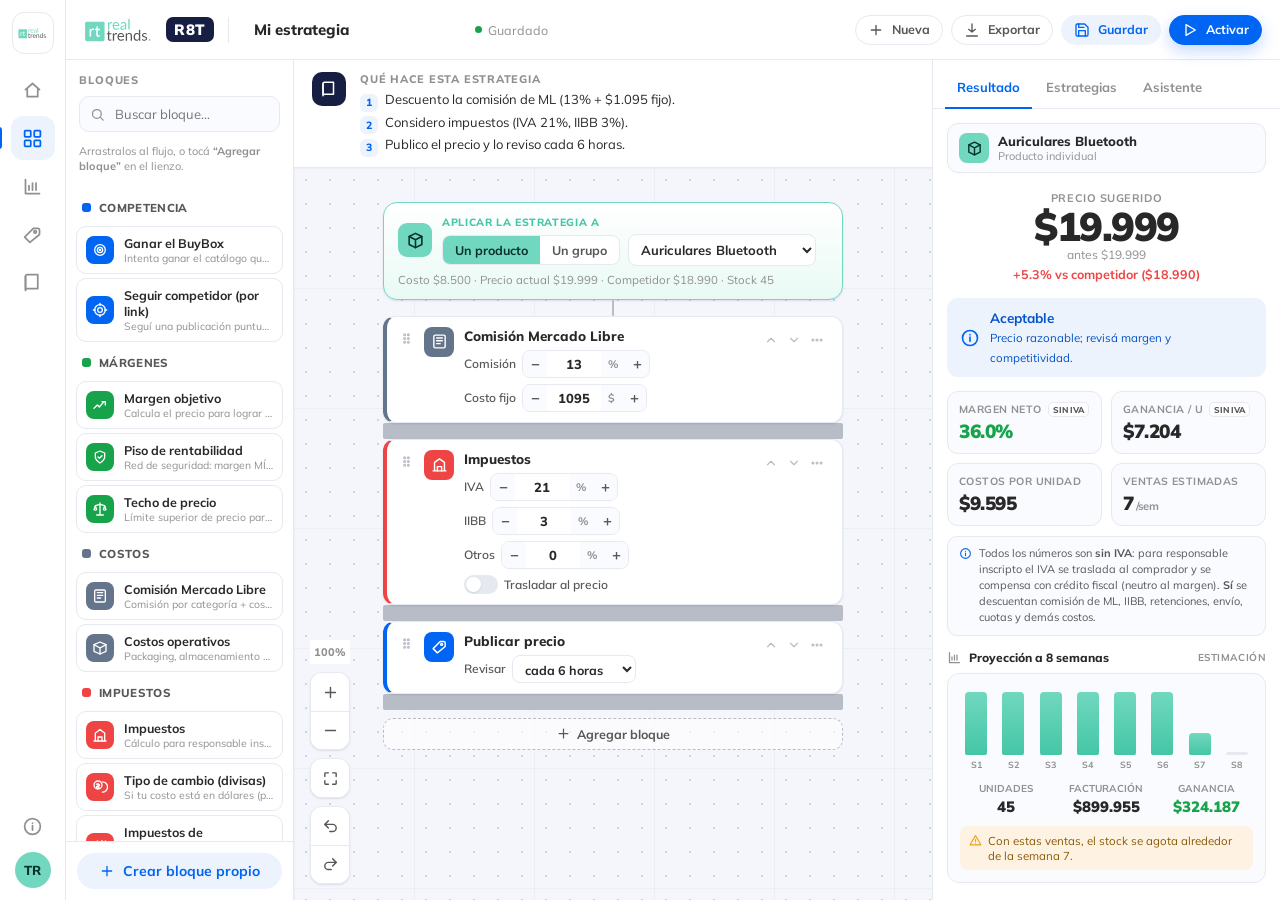
<file: index.html>
<!doctype html>
<html lang="es">
<head>
  <meta charset="utf-8">
  <meta name="viewport" content="width=device-width, initial-scale=1">
  <title>R8T · Repricer con IA — Real Trends</title>
  <link rel="icon" href="assets/favicon.svg" type="image/svg+xml">
  <meta name="description" content="R8T: armá tu estrategia de repricing para Mercado Libre con bloques, condiciones e IA, y simulá el resultado en vivo. Una función de Real Trends.">
  <meta name="theme-color" content="#0065F3">
  <!-- Tarjeta al compartir el link (Open Graph / Twitter) -->
  <meta property="og:type" content="website">
  <meta property="og:site_name" content="Real Trends">
  <meta property="og:title" content="R8T · Repricer con IA — Real Trends">
  <meta property="og:description" content="Armá tu estrategia de precios para Mercado Libre con bloques, condiciones e IA. Simulá el resultado en vivo. Como n8n, pero para tus precios.">
  <meta property="og:image" content="https://r8-t.vercel.app/assets/og.svg">
  <meta property="og:image:width" content="1200">
  <meta property="og:image:height" content="630">
  <meta property="og:url" content="https://r8-t.vercel.app/">
  <meta name="twitter:card" content="summary_large_image">
  <meta name="twitter:title" content="R8T · Repricer con IA — Real Trends">
  <meta name="twitter:description" content="Armá tu estrategia de precios para Mercado Libre con bloques, condiciones e IA. Simulá el resultado en vivo.">
  <meta name="twitter:image" content="https://r8-t.vercel.app/assets/og.svg">
  <link rel="preconnect" href="https://fonts.googleapis.com">
  <link rel="preconnect" href="https://fonts.gstatic.com" crossorigin>
  <link rel="stylesheet" href="https://fonts.googleapis.com/css2?family=Mulish:wght@400;600;700;800;900&display=swap">
  <link rel="stylesheet" href="styles/theme.css?v=14">
  <link rel="stylesheet" href="styles/app.css?v=14">
  <link rel="stylesheet" href="styles/editor.css?v=14">
</head>
<body>
<div class="app">

  <!-- Rail -->
  <nav class="rail">
    <div class="rail__logo" title="Real Trends"><img src="assets/logo-realtrends.svg" alt="Real Trends"></div>
    <button class="rail__item" title="Inicio" data-ic="home"></button>
    <button class="rail__item is-active" title="R8T · Estrategias" data-ic="grid"></button>
    <button class="rail__item" title="Análisis" data-ic="chart"></button>
    <button class="rail__item" title="Precios" data-ic="precio"></button>
    <button class="rail__item" title="Reglas guardadas" data-ic="book"></button>
    <div class="rail__spacer"></div>
    <button class="rail__item" title="Ayuda" data-ic="info"></button>
    <div class="rail__avatar" title="Mi cuenta">TR</div>
  </nav>

  <div class="main">
    <!-- Topbar -->
    <header class="topbar">
      <span class="topbar__logo"><img src="assets/logo-realtrends.svg" alt="Real Trends"></span>
      <span class="topbar__badge">R8T</span>
      <div class="topbar__sep"></div>
      <input class="strat-name" id="stratName" value="Mi estrategia" spellcheck="false">
      <div class="save-state" id="saveState"><span class="dot"></span><span id="saveText">Guardado</span></div>
      <div class="topbar__spacer"></div>
      <div class="topbar__actions">
        <button class="btn btn--ghost btn--sm" id="btnNew" data-ic="plus">Nueva</button>
        <button class="btn btn--ghost btn--sm" id="btnExport" data-ic="download">Exportar</button>
        <button class="btn btn--soft btn--sm" id="btnSave" data-ic="save">Guardar</button>
        <button class="btn btn--primary btn--sm" id="btnActivate" data-ic="play">Activar</button>
      </div>
    </header>

    <!-- Workspace -->
    <div class="workspace">

      <!-- Paleta -->
      <aside class="palette">
        <div class="palette__head">
          <div class="palette__title">Bloques</div>
          <div class="search" data-ic="search"><input id="paletteSearch" placeholder="Buscar bloque…" spellcheck="false"></div>
        </div>
        <div class="palette__hint">Arrastralos al flujo, o tocá <b>“Agregar bloque”</b> en el lienzo.</div>
        <div class="palette__list" id="paletteList"></div>
        <div class="palette__foot">
          <button class="btn btn--soft" id="btnCustom" style="width:100%;justify-content:center" data-ic="plus">Crear bloque propio</button>
        </div>
      </aside>

      <!-- Editor -->
      <section class="editor-col">
        <div class="explain">
          <div class="explain__icon" data-ic="book"></div>
          <div class="explain__body">
            <div class="explain__title">Qué hace esta estrategia</div>
            <div class="explain__steps" id="explainSteps"></div>
          </div>
        </div>
        <div class="canvas-wrap">
          <div class="canvas" id="canvas">
            <div class="world" id="world">
              <div class="flow" id="flow"></div>
            </div>
          </div>
          <div class="canvas-controls">
            <div class="zoom-label" id="zoomLabel">100%</div>
            <div class="grp">
              <button id="zoomIn" title="Acercar" data-ic="plus"></button>
              <button id="zoomOut" title="Alejar" data-ic="minus"></button>
            </div>
            <div class="grp"><button id="fitView" title="Centrar / encuadrar" data-ic="fit"></button></div>
            <div class="grp">
              <button id="undoBtn" title="Deshacer (Ctrl+Z)" data-ic="undo"></button>
              <button id="redoBtn" title="Rehacer (Ctrl+Y)" data-ic="redo"></button>
            </div>
          </div>
        </div>
      </section>

      <!-- Panel derecho -->
      <aside class="side">
        <div class="side__tabs">
          <button class="side__tab is-active" data-tab="result">Resultado</button>
          <button class="side__tab" data-tab="presets">Estrategias</button>
          <button class="side__tab" data-tab="chat">Asistente</button>
        </div>
        <div class="side__body">
          <div class="side__pane is-active" id="pane-result"></div>
          <div class="side__pane" id="pane-presets"></div>
          <div class="side__pane" id="pane-chat"></div>
        </div>
      </aside>

    </div>
  </div>
</div>

<div class="toasts" id="toasts"></div>

<script src="js/icons.js?v=16"></script>
<script src="js/blocks.js?v=16"></script>
<script src="js/strategies.js?v=16"></script>
<script src="js/editor.js?v=17"></script>
<script src="js/simulate.js?v=17"></script>
<script src="js/app.js?v=14"></script>
</body>
</html>
</file>
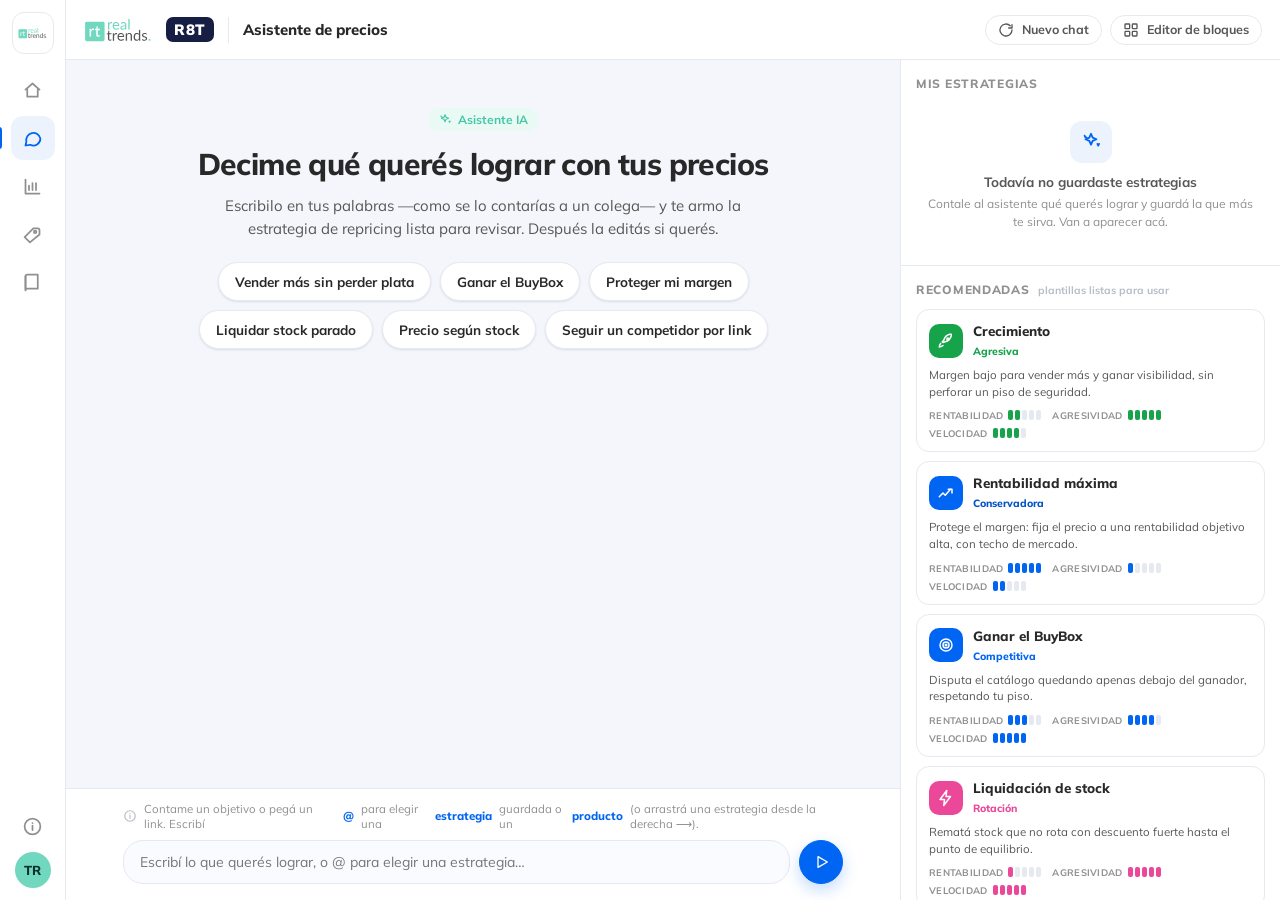
<file: v2.html>
<!doctype html>
<html lang="es">
<head>
  <meta charset="utf-8">
  <meta name="viewport" content="width=device-width, initial-scale=1">
  <title>R8T · Asistente de precios — Real Trends</title>
  <link rel="icon" href="assets/favicon.svg" type="image/svg+xml">
  <meta name="description" content="R8T v2: contale al asistente qué querés lograr con tus precios de Mercado Libre y armá la estrategia al instante. Una función de Real Trends.">
  <meta name="theme-color" content="#0065F3">
  <meta property="og:type" content="website">
  <meta property="og:site_name" content="Real Trends">
  <meta property="og:title" content="R8T · Asistente de precios — Real Trends">
  <meta property="og:description" content="Decile al asistente qué querés lograr y armá tu estrategia de repricing al instante. Editor de bloques para usuarios avanzados.">
  <meta property="og:image" content="https://r8-t.vercel.app/assets/og.svg">
  <meta property="og:url" content="https://r8-t.vercel.app/v2.html">
  <meta name="twitter:card" content="summary_large_image">
  <link rel="preconnect" href="https://fonts.googleapis.com">
  <link rel="preconnect" href="https://fonts.gstatic.com" crossorigin>
  <link rel="stylesheet" href="https://fonts.googleapis.com/css2?family=Mulish:wght@400;600;700;800;900&display=swap">
  <link rel="stylesheet" href="styles/theme.css?v=14">
  <link rel="stylesheet" href="styles/app.css?v=14">
  <link rel="stylesheet" href="styles/editor.css?v=14">
  <link rel="stylesheet" href="styles/v2.css?v=10">
</head>
<body>
<div class="app app--v2">

  <!-- Rail (idéntico al de Real Trends) -->
  <nav class="rail">
    <div class="rail__logo" title="Real Trends"><img src="assets/logo-realtrends.svg" alt="Real Trends"></div>
    <button class="rail__item" title="Inicio" data-ic="home"></button>
    <button class="rail__item is-active" title="R8T · Asistente" data-ic="chat"></button>
    <button class="rail__item" title="Análisis" data-ic="chart"></button>
    <button class="rail__item" title="Precios" data-ic="precio"></button>
    <button class="rail__item" title="Reglas guardadas" data-ic="book"></button>
    <div class="rail__spacer"></div>
    <button class="rail__item" title="Ayuda" data-ic="info"></button>
    <div class="rail__avatar" title="Mi cuenta">TR</div>
  </nav>

  <div class="main">
    <!-- Topbar -->
    <header class="topbar">
      <span class="topbar__logo"><img src="assets/logo-realtrends.svg" alt="Real Trends"></span>
      <span class="topbar__badge">R8T</span>
      <div class="topbar__sep"></div>
      <span class="topbar__title">Asistente de precios</span>
      <div class="topbar__spacer"></div>
      <div class="topbar__actions">
        <button class="btn btn--ghost btn--sm" id="btnResetChat" data-ic="refresh" title="Empezar un chat nuevo"><span>Nuevo chat</span></button>
        <button class="btn btn--ghost btn--sm" id="btnEditor" data-ic="grid" title="Editor de bloques (avanzado)"><span>Editor de bloques</span></button>
      </div>
    </header>

    <!-- Cuerpo: chat (centro) + panel de estrategias (derecha) -->
    <div class="v2">

      <!-- Chat -->
      <section class="v2chat">
        <div class="v2chat__scroll" id="chatScroll">

          <div class="hero" id="chatHero">
            <div class="hero__badge"><span class="chip chip--teal" data-ic="sparkles">Asistente IA</span></div>
            <h1 class="hero__title">Decime qué querés lograr con tus precios</h1>
            <p class="hero__sub">Escribilo en tus palabras —como se lo contarías a un colega— y te armo la estrategia de repricing lista para revisar. Después la editás si querés.</p>
            <div class="hero__chips">
              <button data-q="Quiero vender más sin perder plata">Vender más sin perder plata</button>
              <button data-q="Quiero ganar el BuyBox sin bajar del 12% de margen">Ganar el BuyBox</button>
              <button data-q="Quiero proteger mi margen aunque suban los impuestos">Proteger mi margen</button>
              <button data-q="Tengo mucho stock parado y lo quiero liquidar rápido">Liquidar stock parado</button>
              <button data-q="Que suba el precio si me queda poco stock y lo iguale al competidor si tengo mucho">Precio según stock</button>
              <button data-q="Seguí esta publicación y quedá $200 por debajo: https://articulo.mercadolibre.com.ar/MLA-1234567890-producto-ejemplo">Seguir un competidor por link</button>
            </div>
          </div>

          <div class="msgs" id="chatMsgs"></div>
        </div>

        <div class="composer">
          <div class="composer__hint" data-ic="info">Contame un objetivo o pegá un link. Escribí <b>@</b> para elegir una <b>estrategia</b> guardada o un <b>producto</b> (o arrastrá una estrategia desde la derecha ⟶).</div>
          <div class="composer__attach" id="chatAttach" hidden></div>
          <div class="composer__wrap">
            <div class="suggest" id="chatSuggest" hidden></div>
            <div class="composer__bar">
              <textarea id="chatInput" rows="1" placeholder="Escribí lo que querés lograr, o @ para elegir una estrategia…" spellcheck="false" autocomplete="off"></textarea>
              <button class="btn btn--primary btn--icon" id="chatSend" title="Enviar" data-ic="play"></button>
            </div>
          </div>
        </div>
      </section>

      <!-- Panel derecho -->
      <aside class="v2side">
        <div class="v2side__sec">
          <div class="v2side__h">Mis estrategias</div>
          <div class="v2side__body" id="myList"></div>
        </div>
        <div class="v2side__sec v2side__sec--reco">
          <div class="v2side__h">Recomendadas <span class="v2side__hint">plantillas listas para usar</span></div>
          <div class="v2side__body" id="recoList"></div>
        </div>
      </aside>

    </div>
  </div>
</div>

<!-- ============ Sheet: PASADA (correr la estrategia) ============ -->
<div class="sheet" id="pasadaSheet" hidden>
  <div class="sheet__card">
    <header class="sheet__bar">
      <span class="sheet__ic"><span data-ic="play"></span></span>
      <div style="flex:1;min-width:0">
        <div class="sheet__title" id="pasName">Estrategia</div>
        <div class="sheet__sub"><span class="chip chip--teal" id="pasTag">IA</span> Vista previa de la pasada</div>
      </div>
      <button class="sheet__x" id="pasClose" data-ic="close" title="Cerrar"></button>
    </header>
    <div class="sheet__scroll" id="pasadaBody"></div>
    <footer class="sheet__foot">
      <button class="btn btn--ghost" id="pasEdit" data-ic="edit">Editar en el editor de bloques</button>
      <div class="topbar__spacer"></div>
      <button class="btn btn--soft" id="pasSave" data-ic="save">Guardar en mis estrategias</button>
      <button class="btn btn--primary" id="pasActivate" data-ic="play">Activar pasada</button>
    </footer>
  </div>
</div>

<!-- ============ Sheet: EDITOR DE BLOQUES (avanzado) ============ -->
<div class="sheet sheet--full" id="editorSheet" hidden>
  <div class="sheet__card sheet__card--full">
    <header class="sheet__bar">
      <span class="sheet__ic"><span data-ic="grid"></span></span>
      <div class="sheet__title">Editor de bloques <span class="chip chip--gray">avanzado</span></div>
      <div class="topbar__sep"></div>
      <input class="strat-name" id="edName" value="Mi estrategia" spellcheck="false">
      <div class="topbar__spacer"></div>
      <button class="btn btn--ghost btn--sm" id="edNew" data-ic="plus">Nueva</button>
      <button class="btn btn--ghost btn--sm" id="edCancel" data-ic="close">Cancelar</button>
      <button class="btn btn--primary btn--sm" id="edSave" data-ic="save">Guardar</button>
    </header>
    <div class="edwrap">
      <!-- Paleta -->
      <aside class="palette">
        <div class="palette__head">
          <div class="palette__title">Bloques</div>
          <div class="search" data-ic="search"><input id="edPaletteSearch" placeholder="Buscar bloque…" spellcheck="false"></div>
        </div>
        <div class="palette__hint">Arrastralos al flujo, o tocá <b>“Agregar bloque”</b> en el lienzo.</div>
        <div class="palette__list" id="edPaletteList"></div>
        <div class="palette__foot">
          <button class="btn btn--soft" id="edCustom" style="width:100%;justify-content:center" data-ic="plus">Crear bloque propio</button>
        </div>
      </aside>
      <!-- Editor -->
      <section class="editor-col">
        <div class="explain">
          <div class="explain__icon" data-ic="book"></div>
          <div class="explain__body">
            <div class="explain__title">Qué hace esta estrategia</div>
            <div class="explain__steps" id="edExplainSteps"></div>
          </div>
        </div>
        <div class="canvas-wrap">
          <div class="canvas" id="edCanvas">
            <div class="world" id="edWorld"><div class="flow" id="edFlow"></div></div>
          </div>
          <div class="canvas-controls">
            <div class="zoom-label" id="zoomLabel">100%</div>
            <div class="grp">
              <button id="edZoomIn" title="Acercar" data-ic="plus"></button>
              <button id="edZoomOut" title="Alejar" data-ic="minus"></button>
            </div>
            <div class="grp"><button id="edFit" title="Centrar / encuadrar" data-ic="fit"></button></div>
            <div class="grp">
              <button id="edUndo" title="Deshacer (Ctrl+Z)" data-ic="undo"></button>
              <button id="edRedo" title="Rehacer (Ctrl+Y)" data-ic="redo"></button>
            </div>
          </div>
        </div>
      </section>
    </div>
  </div>
</div>

<div class="toasts" id="toasts"></div>

<script src="js/icons.js?v=16"></script>
<script src="js/blocks.js?v=16"></script>
<script src="js/strategies.js?v=16"></script>
<script src="js/editor.js?v=17"></script>
<script src="js/simulate.js?v=17"></script>
<script src="js/v2.js?v=15"></script>
</body>
</html>
</file>
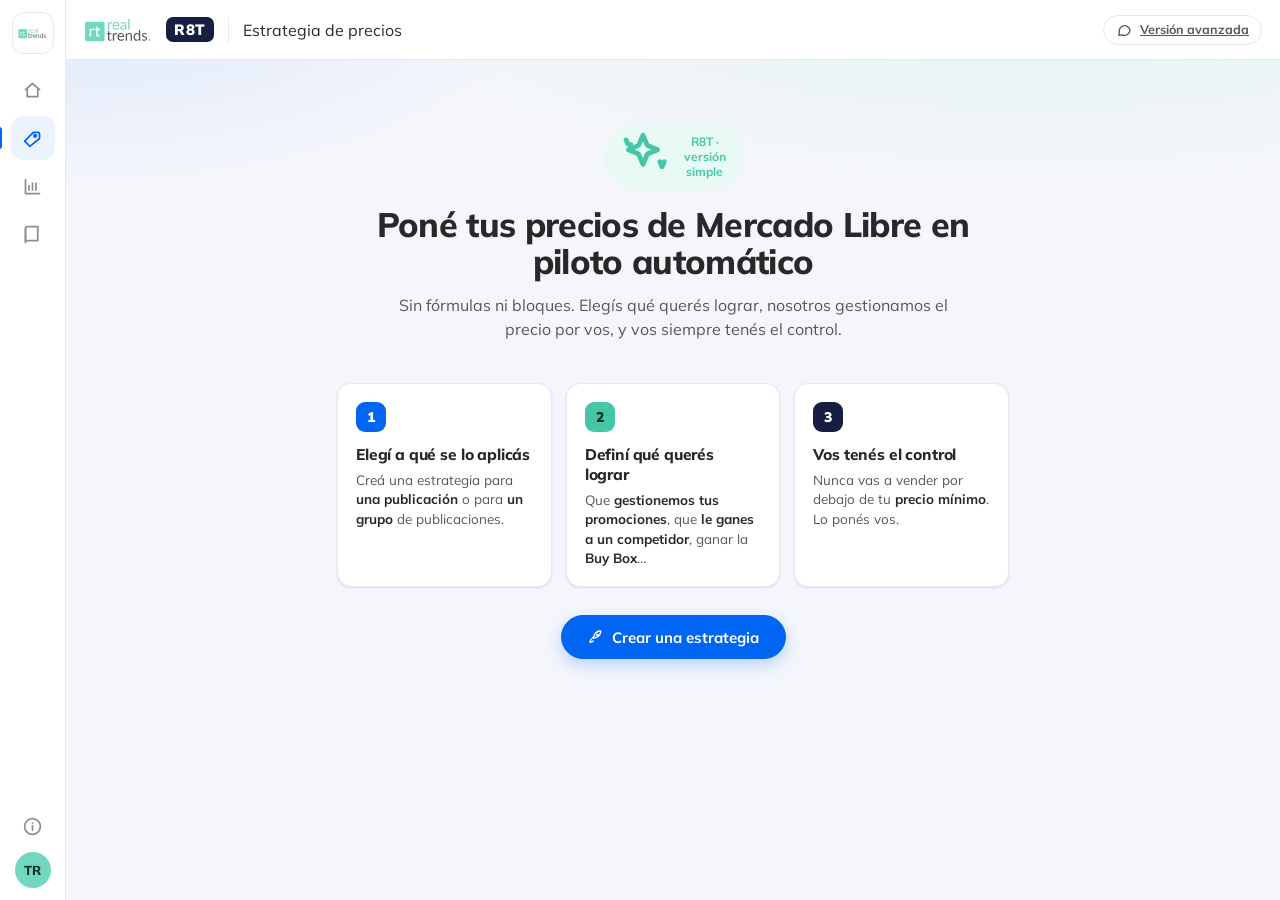
<file: v3.html>
<!doctype html>
<html lang="es">
<head>
  <meta charset="utf-8">
  <meta name="viewport" content="width=device-width, initial-scale=1">
  <title>R8T · Estrategia de precios en 3 pasos — Real Trends</title>
  <link rel="icon" href="assets/favicon.svg" type="image/svg+xml">
  <meta name="description" content="R8T Lite: armá tu estrategia de repricing de Mercado Libre en 3 pasos simples. Elegí qué querés lograr, y vos ponés el precio mínimo. Una función de Real Trends.">
  <meta name="theme-color" content="#0065F3">
  <meta property="og:type" content="website">
  <meta property="og:site_name" content="Real Trends">
  <meta property="og:title" content="R8T · Estrategia de precios en 3 pasos — Real Trends">
  <meta property="og:description" content="Armá tu estrategia de precios de Mercado Libre en 3 pasos, sin complicarte. Vos tenés el control del precio mínimo.">
  <meta property="og:image" content="https://r8-t.vercel.app/assets/og.svg">
  <meta property="og:url" content="https://r8-t.vercel.app/v3.html">
  <meta name="twitter:card" content="summary_large_image">
  <link rel="preconnect" href="https://fonts.googleapis.com">
  <link rel="preconnect" href="https://fonts.gstatic.com" crossorigin>
  <link rel="stylesheet" href="https://fonts.googleapis.com/css2?family=Mulish:wght@400;600;700;800;900&display=swap">
  <link rel="stylesheet" href="styles/theme.css?v=14">
  <link rel="stylesheet" href="styles/app.css?v=14">
  <link rel="stylesheet" href="styles/v3.css?v=3">
</head>
<body>
<div class="app app--v3">

  <!-- Rail (idéntico al de Real Trends) -->
  <nav class="rail">
    <div class="rail__logo" title="Real Trends"><img src="assets/logo-realtrends.svg" alt="Real Trends"></div>
    <button class="rail__item" title="Inicio" data-ic="home"></button>
    <button class="rail__item is-active" title="R8T · Precios" data-ic="precio"></button>
    <button class="rail__item" title="Análisis" data-ic="chart"></button>
    <button class="rail__item" title="Reglas guardadas" data-ic="book"></button>
    <div class="rail__spacer"></div>
    <button class="rail__item" title="Ayuda" data-ic="info"></button>
    <div class="rail__avatar" title="Mi cuenta">TR</div>
  </nav>

  <div class="main">
    <!-- Topbar -->
    <header class="topbar">
      <span class="topbar__logo"><img src="assets/logo-realtrends.svg" alt="Real Trends"></span>
      <span class="topbar__badge">R8T</span>
      <div class="topbar__sep"></div>
      <span class="topbar__title">Estrategia de precios</span>
      <div class="topbar__spacer"></div>
      <div class="topbar__actions">
        <a class="btn btn--ghost btn--sm" href="v2.html" data-ic="chat" title="Versión con asistente (avanzada)"><span>Versión avanzada</span></a>
      </div>
    </header>

    <!-- Cuerpo -->
    <div class="v3" id="v3scroll">
      <div class="v3__inner">

        <!-- ============ EMPTY STATE / PARAGUAS ============ -->
        <section id="emptyState">
          <div class="empty">
            <div class="empty__badge"><span class="chip chip--teal" data-ic="sparkles">R8T · versión simple</span></div>
            <h1>Poné tus precios de Mercado Libre en piloto automático</h1>
            <p class="empty__sub">Sin fórmulas ni bloques. Elegís qué querés lograr, nosotros gestionamos el precio por vos, y vos siempre tenés el control.</p>
          </div>

          <div class="promise">
            <div class="pcard">
              <div class="pcard__n">1</div>
              <h3>Elegí a qué se lo aplicás</h3>
              <p>Creá una estrategia para <b>una publicación</b> o para <b>un grupo</b> de publicaciones.</p>
            </div>
            <div class="pcard">
              <div class="pcard__n">2</div>
              <h3>Definí qué querés lograr</h3>
              <p>Que <b>gestionemos tus promociones</b>, que <b>le ganes a un competidor</b>, ganar la <b>Buy Box</b>…</p>
            </div>
            <div class="pcard">
              <div class="pcard__n">3</div>
              <h3>Vos tenés el control</h3>
              <p>Nunca vas a vender por debajo de tu <b>precio mínimo</b>. Lo ponés vos.</p>
            </div>
          </div>

          <div style="text-align:center">
            <button class="btn btn--primary" id="btnStart" data-ic="rocket" style="padding:13px 26px;font-size:15px">Crear una estrategia</button>
          </div>

          <!-- Mis estrategias guardadas -->
          <div class="saved hidden" id="savedWrap">
            <div class="saved__h">
              <h3>Mis estrategias</h3>
              <span class="chip chip--gray" id="savedCount">0</span>
            </div>
            <div class="saved__list" id="savedList"></div>
          </div>
        </section>

        <!-- ============ WIZARD ============ -->
        <section id="wizard" hidden>

          <!-- Progreso -->
          <div class="steps" id="steps">
            <div class="steps__item" data-step="1"><div class="steps__dot">1</div><div class="steps__label">Publicaciones</div></div>
            <div class="steps__line"></div>
            <div class="steps__item" data-step="2"><div class="steps__dot">2</div><div class="steps__label">Objetivo</div></div>
            <div class="steps__line"></div>
            <div class="steps__item" data-step="3"><div class="steps__dot">3</div><div class="steps__label">Tu control</div></div>
            <div class="steps__line"></div>
            <div class="steps__item" data-step="4"><div class="steps__dot">4</div><div class="steps__label">Listo</div></div>
          </div>

          <!-- ---- Paso 1: destino ---- -->
          <div class="pane" data-pane="1">
            <div class="stephead">
              <div class="stephead__k">Paso 1 de 3</div>
              <h2>¿A qué le querés poner esta estrategia?</h2>
              <p>Podés arrancar con una sola publicación para probar, o aplicarla a todo un grupo de una.</p>
            </div>
            <div class="opts opts--2" id="targetMode">
              <button class="opt" data-mode="product">
                <span class="opt__ic" data-ic="producto"></span>
                <span class="opt__body">
                  <span class="opt__title">Una publicación</span>
                  <span class="opt__desc">Elegila de tu catálogo o pegá el link de Mercado Libre.</span>
                </span>
                <span class="opt__check" data-ic="check"></span>
              </button>
              <button class="opt" data-mode="group">
                <span class="opt__ic" data-ic="layers"></span>
                <span class="opt__body">
                  <span class="opt__title">Un grupo de publicaciones</span>
                  <span class="opt__desc">Una categoría entera o todas tus publicaciones juntas.</span>
                </span>
                <span class="opt__check" data-ic="check"></span>
              </button>
            </div>

            <div id="targetPicker"></div>
          </div>

          <!-- ---- Paso 2: objetivo ---- -->
          <div class="pane" data-pane="2">
            <div class="stephead">
              <div class="stephead__k">Paso 2 de 3</div>
              <h2>¿Qué querés que hagamos con el precio?</h2>
              <p>Elegí un objetivo principal. Después podés sumar extras si querés.</p>
            </div>

            <div class="opts" id="goalList">
              <button class="opt opt--goal" data-goal="buybox">
                <span class="opt__ic" data-ic="target"></span>
                <span class="opt__body">
                  <span class="opt__title">Ganar la Buy Box (catálogo)</span>
                  <span class="opt__desc">Ajustamos el precio para que aparezcas como la publicación ganadora del catálogo.</span>
                </span>
                <span class="opt__check" data-ic="check"></span>
              </button>

              <button class="opt opt--goal" data-goal="competidor">
                <span class="opt__ic" data-ic="competencia"></span>
                <span class="opt__body">
                  <span class="opt__title">Ganarle a un competidor</span>
                  <span class="opt__desc">Seguimos a otra publicación y nos mantenemos por debajo de su precio.</span>
                </span>
                <span class="opt__check" data-ic="check"></span>
              </button>

              <button class="opt opt--goal" data-goal="rentabilidad">
                <span class="opt__ic" data-ic="margen"></span>
                <span class="opt__body">
                  <span class="opt__title">Cuidar mi rentabilidad</span>
                  <span class="opt__desc">Mantenemos el precio para que te quede un margen objetivo, sin regalar plata.</span>
                </span>
                <span class="opt__check" data-ic="check"></span>
              </button>

              <button class="opt opt--goal" data-goal="liquidar">
                <span class="opt__ic" data-ic="stock"></span>
                <span class="opt__body">
                  <span class="opt__title">Liquidar stock parado</span>
                  <span class="opt__desc">Bajamos el precio de a poco para mover lo que hace días no vende.</span>
                </span>
                <span class="opt__check" data-ic="check"></span>
              </button>
            </div>

            <!-- Reveal: Buy Box -->
            <div class="reveal hidden" id="revBuybox">
              <div class="reveal__title"><span data-ic="target"></span> Cómo vamos a competir por el catálogo</div>
              <p class="reveal__p">Ajustamos tu precio lo necesario para quedar como la publicación <b>ganadora del catálogo</b>. Si para ganar hubiera que bajar de tu precio mínimo, <b>no lo hacemos</b> y te avisamos.</p>
            </div>

            <!-- Reveal: competidor -->
            <div class="reveal hidden" id="revCompetidor">
              <div class="reveal__title"><span data-ic="competencia"></span> ¿A qué competidor le querés ganar?</div>
              <div class="seg" id="compSource">
                <button data-src="link" class="is-on">Pegar link de Mercado Libre</button>
                <button data-src="dump">Buscar en el dump</button>
              </div>
              <div class="field" id="compLinkField">
                <label class="field__label">Link de la publicación a seguir</label>
                <input class="input" id="compLink" placeholder="https://articulo.mercadolibre.com.ar/MLA-..." spellcheck="false" inputmode="url">
              </div>
              <div class="field hidden" id="compDumpField">
                <label class="field__label">Buscá la publicación en el dump de Real Trends</label>
                <div class="picker">
                  <div class="picker__search"><span data-ic="search"></span><input id="dumpSearch" placeholder="Ej: auriculares bluetooth, zapatillas…" spellcheck="false"></div>
                  <div class="picker__list" id="dumpList"></div>
                </div>
                <div class="field__hint">El dump es exclusivo de Real Trends: te deja seguir precios que otros repricers no ven.</div>
              </div>
              <div class="field">
                <label class="field__label">¿Cómo te posicionás frente a él?</label>
                <div class="seg" id="compMode">
                  <button data-mode="below_amount" class="is-on">$ por debajo</button>
                  <button data-mode="below_pct">% por debajo</button>
                  <button data-mode="match">Igualar</button>
                </div>
                <div class="inline-rule" id="cmBelowAmount" style="margin-top:12px">
                  <span>Poné mi precio</span>
                  <input class="input" id="compDelta" type="number" min="0" value="200">
                  <span>pesos por debajo del competidor.</span>
                </div>
                <div class="inline-rule hidden" id="cmBelowPct" style="margin-top:12px">
                  <span>Poné mi precio un</span>
                  <input class="input" id="compPct" type="number" min="0" value="3">
                  <span>% por debajo del competidor.</span>
                </div>
                <div class="inline-rule hidden" id="cmMatch" style="margin-top:12px;font-weight:600;color:var(--rt-gray)">
                  <span data-ic="info" style="color:var(--rt-gray-400);display:inline-flex"></span>
                  <span>Igualamos el precio del competidor, sin bajar nunca de tu mínimo.</span>
                </div>
              </div>
            </div>

            <!-- Reveal: rentabilidad -->
            <div class="reveal hidden" id="revRentabilidad">
              <div class="reveal__title"><span data-ic="margen"></span> ¿Qué margen querés cuidar?</div>
              <div class="inline-rule">
                <span>Mantené un margen neto de por lo menos</span>
                <input class="input" id="rentTarget" type="number" min="0" value="20">
                <span>%.</span>
              </div>
            </div>

            <!-- Reveal: liquidar -->
            <div class="reveal hidden" id="revLiquidar">
              <div class="reveal__title"><span data-ic="stock"></span> ¿Cuánto podés bajar?</div>
              <div class="inline-rule">
                <span>Bajá el precio hasta un</span>
                <input class="input" id="liqMax" type="number" min="0" value="15">
                <span>% para mover el stock parado.</span>
              </div>
            </div>

            <!-- Extras -->
            <div class="stephead" style="margin-top:28px;margin-bottom:14px">
              <div class="stephead__k">Extras (opcional)</div>
            </div>
            <div class="opts">
              <div class="addon" id="addonPromos">
                <span class="addon__ic" data-ic="promos"></span>
                <div class="addon__body">
                  <div class="addon__title">Gestioná mis promociones</div>
                  <div class="addon__desc">Activamos las promociones de Mercado Libre que te convengan, siempre respetando tu precio mínimo.</div>
                </div>
                <button class="switch" data-switch="promos" aria-label="Activar gestión de promociones"></button>
              </div>

              <div class="addon" id="addonStock">
                <span class="addon__ic" data-ic="bolt"></span>
                <div class="addon__body">
                  <div class="addon__title">Cuidá el precio cuando quede poco stock</div>
                  <div class="addon__desc">Si te queda poca cantidad, subimos el precio para aprovechar la demanda.</div>
                  <div class="addon__extra">
                    <div class="inline-rule">
                      <span>Si me quedan menos de</span>
                      <input class="input" id="stockQty" type="number" min="1" value="5">
                      <span>unidades, subí el precio un</span>
                      <input class="input" id="stockPct" type="number" min="1" value="8">
                      <span>%.</span>
                    </div>
                  </div>
                </div>
                <button class="switch" data-switch="stock" aria-label="Activar regla de stock bajo"></button>
              </div>
            </div>
          </div>

          <!-- ---- Paso 3: control / piso ---- -->
          <div class="pane" data-pane="3">
            <div class="stephead">
              <div class="stephead__k">Paso 3 de 3</div>
              <h2>El precio es tuyo. ¿Cuál es tu piso?</h2>
              <p>Hagamos lo que hagamos con el precio, nunca vamos a vender por debajo de este número. Es tu red de seguridad.</p>
            </div>

            <div id="minPriceGuide"></div>

            <div class="opts">
              <div class="field">
                <label class="field__label">Precio mínimo de venta</label>
                <div class="money-wrap">
                  <input class="input input--money" id="minPrice" type="number" min="0" placeholder="14000" inputmode="numeric">
                </div>
                <div class="field__hint" id="minPriceHint">Por debajo de este precio, R8T no toca nada y te avisa.</div>
              </div>
            </div>

            <div class="control-note" style="margin-top:16px">
              <span data-ic="shield"></span>
              <span>Podés cambiar tu precio mínimo cuando quieras. Mientras esté activo, es la única regla que nunca se rompe.</span>
            </div>
          </div>

          <!-- ---- Paso 4: resumen ---- -->
          <div class="pane" data-pane="4">
            <div class="stephead">
              <div class="stephead__k">Todo listo</div>
              <h2>Repasá tu estrategia</h2>
              <p>Así queda. Si algo no cierra, volvé atrás y cambialo. Cuando estés, la activás.</p>
            </div>

            <div class="summary">
              <div class="summary__k">Tu estrategia, en una frase</div>
              <div class="summary__sentence" id="sumSentence"></div>
              <div class="summary__grid" id="sumGrid"></div>
            </div>
          </div>

          <!-- Navegación -->
          <div class="navbar">
            <button class="btn btn--ghost" id="btnBack" data-ic="undo">Atrás</button>
            <div class="field-error" id="navError"><span data-ic="alert"></span><span id="navErrorTxt"></span></div>
            <div class="navbar__spacer"></div>
            <button class="btn btn--ghost btn--sm" id="btnCancel" data-ic="close">Cancelar</button>
            <button class="btn btn--primary" id="btnNext" data-ic="chevron">Siguiente</button>
            <button class="btn btn--teal hidden" id="btnActivate" data-ic="play">Activar estrategia</button>
          </div>

        </section>

      </div>
    </div>
  </div>
</div>

<!-- Modal de confirmación (reemplaza al confirm() nativo) -->
<div class="modal" id="confirmModal" hidden>
  <div class="modal__backdrop" data-close></div>
  <div class="modal__card">
    <span class="modal__ic" data-ic="alert"></span>
    <div class="modal__title" id="confirmTitle">¿Descartar la estrategia?</div>
    <div class="modal__msg" id="confirmMsg">Vas a perder lo que cargaste en estos pasos.</div>
    <div class="modal__actions">
      <button class="btn btn--ghost" id="confirmNo" data-close>Seguir editando</button>
      <button class="btn btn--primary" id="confirmYes">Sí, descartar</button>
    </div>
  </div>
</div>

<div class="toasts" id="toasts"></div>

<script src="js/icons.js?v=16"></script>
<script src="js/v3.js?v=3"></script>
</body>
</html>
</file>
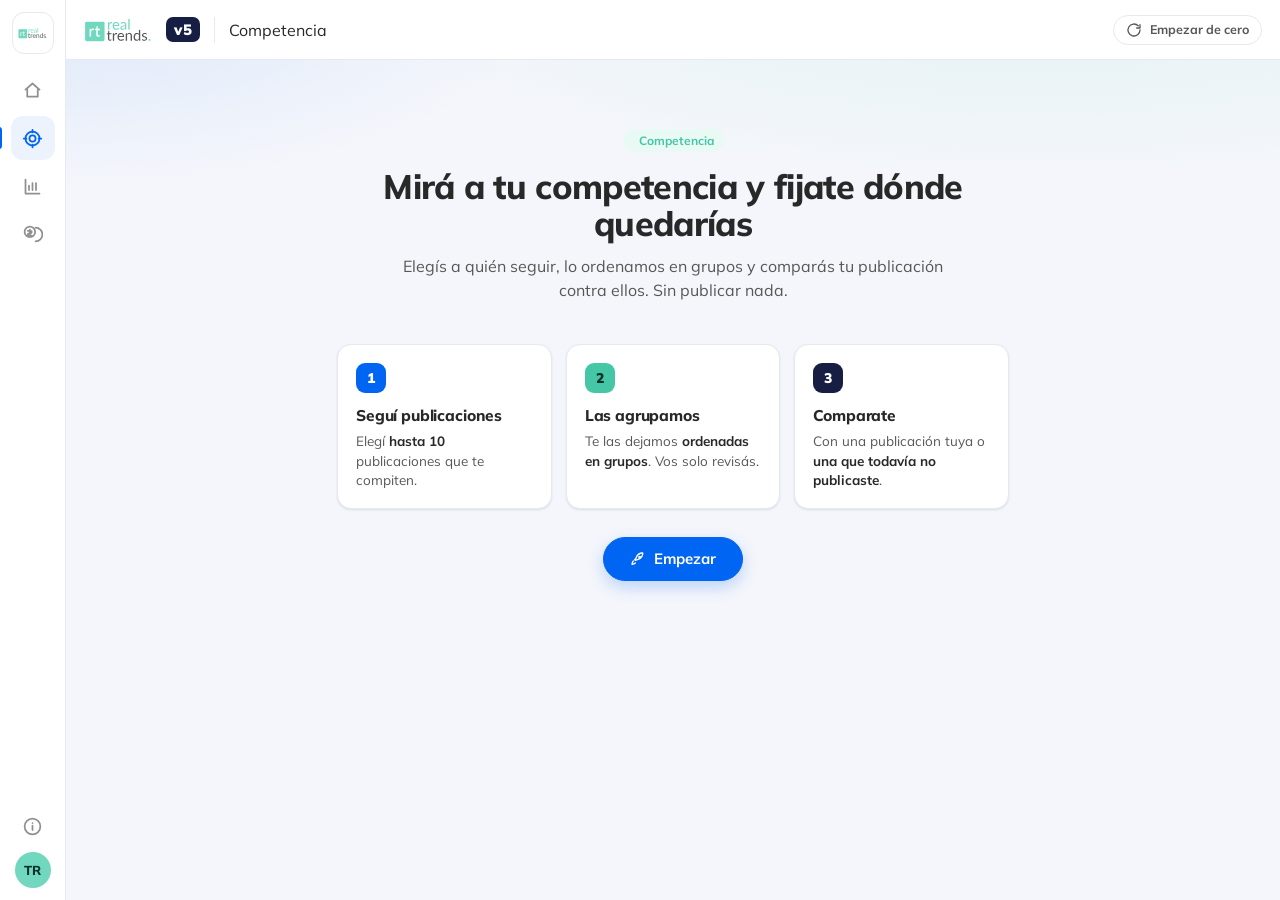
<file: v5.html>
<!doctype html>
<html lang="es">
<head>
  <meta charset="utf-8">
  <meta name="viewport" content="width=device-width, initial-scale=1">
  <title>Competencia · Grupos — Real Trends</title>
  <link rel="icon" href="assets/favicon.svg" type="image/svg+xml">
  <meta name="description" content="Seguí publicaciones de tu competencia, armá grupos y fijate dónde quedaría tu publicación antes de publicarla. Una función de Real Trends.">
  <meta name="theme-color" content="#0065F3">
  <meta property="og:type" content="website">
  <meta property="og:site_name" content="Real Trends">
  <meta property="og:title" content="Competencia · Grupos — Real Trends">
  <meta property="og:description" content="Seguí a tu competencia, agrupala y fijate en qué puesto quedarías.">
  <meta property="og:image" content="https://r8-t.vercel.app/assets/og.svg">
  <meta property="og:url" content="https://r8-t.vercel.app/v5.html">
  <link rel="preconnect" href="https://fonts.googleapis.com">
  <link rel="preconnect" href="https://fonts.gstatic.com" crossorigin>
  <link rel="stylesheet" href="https://fonts.googleapis.com/css2?family=Mulish:wght@400;600;700;800;900&display=swap">
  <link rel="stylesheet" href="styles/theme.css?v=14">
  <link rel="stylesheet" href="styles/app.css?v=14">
  <link rel="stylesheet" href="styles/v3.css?v=3">
  <link rel="stylesheet" href="styles/v5.css?v=4">
</head>
<body>
<div class="app app--v3">

  <nav class="rail">
    <div class="rail__logo" title="Real Trends"><img src="assets/logo-realtrends.svg" alt="Real Trends"></div>
    <button class="rail__item" title="Inicio" data-ic="home"></button>
    <button class="rail__item is-active" title="Competencia" data-ic="competencia"></button>
    <button class="rail__item" title="Mercado" data-ic="chart"></button>
    <button class="rail__item" title="Rentabilidad" data-ic="coins"></button>
    <div class="rail__spacer"></div>
    <button class="rail__item" title="Ayuda" data-ic="info"></button>
    <div class="rail__avatar" title="Mi cuenta">TR</div>
  </nav>

  <div class="main">
    <header class="topbar">
      <span class="topbar__logo"><img src="assets/logo-realtrends.svg" alt="Real Trends"></span>
      <span class="topbar__badge">v5</span>
      <div class="topbar__sep"></div>
      <span class="topbar__title">Competencia</span>
      <div class="topbar__spacer"></div>
      <div class="topbar__actions">
        <button class="btn btn--ghost btn--sm" id="btnReset" data-ic="refresh"><span>Empezar de cero</span></button>
      </div>
    </header>

    <div class="v3" id="scroller">
      <div class="v3__inner">

        <!-- ============ INICIO ============ -->
        <section id="home">
          <div class="empty">
            <div class="empty__badge"><span class="chip chip--teal" data-ic="competencia">Competencia</span></div>
            <h1>Mirá a tu competencia y fijate dónde quedarías</h1>
            <p class="empty__sub">Elegís a quién seguir, lo ordenamos en grupos y comparás tu publicación contra ellos. Sin publicar nada.</p>
          </div>

          <div class="promise">
            <div class="pcard">
              <div class="pcard__n">1</div>
              <h3>Seguí publicaciones</h3>
              <p>Elegí <b>hasta 10</b> publicaciones que te compiten.</p>
            </div>
            <div class="pcard">
              <div class="pcard__n">2</div>
              <h3>Las agrupamos</h3>
              <p>Te las dejamos <b>ordenadas en grupos</b>. Vos solo revisás.</p>
            </div>
            <div class="pcard">
              <div class="pcard__n">3</div>
              <h3>Comparate</h3>
              <p>Con una publicación tuya o <b>una que todavía no publicaste</b>.</p>
            </div>
          </div>

          <div style="text-align:center">
            <button class="btn btn--primary" id="btnStart" data-ic="rocket" style="padding:13px 26px;font-size:15px"><span>Empezar</span></button>
          </div>

          <div class="saved hidden" id="savedWrap">
            <div class="saved__h">
              <h3>Mis grupos</h3>
              <button class="btn btn--soft btn--sm" id="btnEdit" data-ic="edit"><span>Editar</span></button>
            </div>
            <div class="saved__list" id="savedList"></div>
          </div>
        </section>

        <!-- ============ WIZARD ============ -->
        <section id="wizard" hidden>
          <div class="steps" id="steps">
            <div class="steps__item" data-step="1"><div class="steps__dot">1</div><div class="steps__label">Seguir</div></div>
            <div class="steps__line"></div>
            <div class="steps__item" data-step="2"><div class="steps__dot">2</div><div class="steps__label">Grupos</div></div>
            <div class="steps__line"></div>
            <div class="steps__item" data-step="3"><div class="steps__dot">3</div><div class="steps__label">Tu publicación</div></div>
            <div class="steps__line"></div>
            <div class="steps__item" data-step="4"><div class="steps__dot">4</div><div class="steps__label">Resultado</div></div>
          </div>

          <!-- ---- Paso 1 ---- -->
          <div class="pane" data-pane="1">
            <div class="stephead">
              <div class="stephead__k">Paso 1 de 3</div>
              <h2>¿A quién querés seguir?</h2>
              <p>Tocá las publicaciones que le compiten a la tuya. Podés elegir hasta 10.</p>
            </div>
            <div class="picker">
              <div class="picker__search"><span data-ic="search"></span><input id="q" placeholder="Buscar por producto, marca o vendedor…" spellcheck="false"><span class="v5-counter" id="counter">0 de 10</span></div>
              <div class="picker__list v5-tall" id="market"></div>
            </div>
          </div>

          <!-- ---- Paso 2 ---- -->
          <div class="pane" data-pane="2">
            <div class="stephead">
              <div class="stephead__k">Paso 2 de 3</div>
              <h2>Te las dejamos agrupadas</h2>
              <p>Un grupo junta las publicaciones que compiten por el mismo comprador. Revisalos y, si querés, cambiá algo.</p>
            </div>
            <div class="mpguide">
              <div class="mpguide__ic" data-ic="sparkles"></div>
              <div class="mpguide__body">
                <div class="mpguide__t" id="groupWhy">Las separamos por tipo de producto</div>
                <div class="mpguide__d">Podés cambiarle el nombre a cada grupo o pasar una publicación al otro con la flechita.</div>
              </div>
            </div>
            <div class="opts opts--2" id="groups"></div>
            <button class="v5-link" id="btnOneGroup"></button>
          </div>

          <!-- ---- Paso 3 ---- -->
          <div class="pane" data-pane="3">
            <div class="stephead">
              <div class="stephead__k">Paso 3 de 3</div>
              <h2>¿Con qué publicación te querés comparar?</h2>
              <p>Es una prueba: no se publica ni se cambia nada en Mercado Libre.</p>
            </div>
            <div class="opts opts--2" id="modeOpts">
              <button class="opt" data-mode="own">
                <span class="opt__ic" data-ic="producto"></span>
                <span class="opt__body">
                  <span class="opt__title">Una que ya tengo</span>
                  <span class="opt__desc">Elegila de tus publicaciones.</span>
                </span>
                <span class="opt__check" data-ic="check"></span>
              </button>
              <button class="opt" data-mode="new">
                <span class="opt__ic" data-ic="sparkles"></span>
                <span class="opt__body">
                  <span class="opt__title">Una nueva</span>
                  <span class="opt__desc">Algo que todavía no publicaste.</span>
                </span>
                <span class="opt__check" data-ic="check"></span>
              </button>
            </div>

            <div class="picker hidden" id="ownPicker"></div>

            <div class="field hidden" id="newTitleField">
              <label class="field__label" for="newTitle">¿Cómo se llamaría?</label>
              <input class="input" id="newTitle" maxlength="60" placeholder="Ej: Auriculares Bluetooth In-ear con micrófono" spellcheck="false">
            </div>

            <div class="v5-row2">
              <div class="field">
                <label class="field__label" for="price">Precio</label>
                <div class="money-wrap"><input class="input input--money" id="price" inputmode="numeric"></div>
                <div class="field__hint" id="priceHint"></div>
              </div>
              <div class="field">
                <span class="field__label">Contra el grupo</span>
                <div class="seg v5-seg" id="groupSeg"></div>
              </div>
            </div>

            <div class="addon" id="freeAddon" style="margin-top:14px">
              <div class="addon__ic" data-ic="envios"></div>
              <div class="addon__body">
                <div class="addon__title">Envío gratis</div>
                <div class="addon__desc" id="freeDesc"></div>
              </div>
              <button class="switch" id="freeSwitch" aria-label="Envío gratis"></button>
            </div>
          </div>

          <!-- ---- Paso 4 ---- -->
          <div class="pane" data-pane="4">
            <div class="stephead">
              <div class="stephead__k">Listo</div>
              <h2>Así quedarías</h2>
              <p>Te ubicamos dentro del grupo según el precio.</p>
            </div>
            <div class="summary">
              <div class="summary__k">Tu publicación, en una frase</div>
              <div class="summary__sentence" id="sumSentence"></div>
              <div class="summary__grid" id="sumGrid"></div>
            </div>
            <div class="control-note" id="tip"></div>
            <div class="v5-rankwrap">
              <div class="v5-rankh">Ranking por precio · <span id="rankName"></span></div>
              <div class="picker" style="margin-top:8px"><div id="rank"></div></div>
            </div>
          </div>

          <div class="navbar">
            <button class="btn btn--ghost" id="btnBack" data-ic="undo"><span>Atrás</span></button>
            <div class="field-error" id="navError"><span data-ic="alert"></span><span id="navErrorTxt"></span></div>
            <div class="navbar__spacer"></div>
            <button class="btn btn--primary" id="btnNext"><span>Siguiente</span></button>
            <button class="btn btn--teal hidden" id="btnSave" data-ic="check"><span>Guardar grupos</span></button>
          </div>
        </section>

      </div>
    </div>
  </div>
</div>

<div class="toasts" id="toasts"></div>

<script src="js/icons.js?v=14"></script>
<script src="js/v5.js?v=4"></script>
</body>
</html>
</file>
<file: styles/theme.css>
/* ============================================================
   R8T · theme.css
   Tokens de diseño clonados de Real Trends (real-trends.com)
   Colores extraídos del sitio real:
     azul  #0065F3  ·  teal #71D8BF  ·  navy #171E43
     tinta #292828  ·  gris #585757  ·  lima #CBF44F
   Fuente original: Proxima Nova → fallback libre: Mulish
   ============================================================ */

:root {
  /* --- Marca Real Trends --- */
  --rt-blue:        #0065F3;
  --rt-blue-hover:  #0353c9;
  --rt-blue-050:    #EDF3FC;
  --rt-blue-100:    #E0EAF8;
  --rt-teal:        #71D8BF;
  --rt-teal-600:    #45c6a6;
  --rt-teal-050:    #e9faf5;
  --rt-navy:        #171E43;
  --rt-navy-700:    #202a5c;
  --rt-lime:        #CBF44F;

  /* --- Neutrales --- */
  --rt-ink:         #292828;  /* títulos */
  --rt-gray:        #585757;  /* texto */
  --rt-gray-400:    #909090;
  --rt-gray-300:    #b7bcc7;
  --rt-line:        #e6e9f0;  /* bordes */
  --rt-line-soft:   #eef1f6;
  --rt-bg:          #f4f6fb;  /* fondo app (levemente azulado) */
  --rt-surface:     #ffffff;
  --rt-surface-2:   #f9fbfe;

  /* --- Semánticos --- */
  --ok:      #16a34a;
  --ok-050:  #e9f7ee;
  --warn:    #f59e0b;
  --warn-050:#fef3e2;
  --danger:  #ef4444;
  --danger-050:#fdeaea;

  /* --- Acentos por categoría de bloque (look "ludificado") --- */
  --cat-producto:    #71D8BF;
  --cat-competencia: #0065F3;
  --cat-margen:      #16a34a;
  --cat-costos:      #64748b;
  --cat-impuestos:   #ef4444;   /* impuestos resaltan (foco del usuario) */
  --cat-promos:      #8b5cf6;
  --cat-descuentos:  #ec4899;
  --cat-envios:      #06b6d4;
  --cat-cuotas:      #6366f1;
  --cat-devoluciones:#f59e0b;
  --cat-logica:      #475569;
  --cat-accion:      #0065F3;

  /* --- Radios / sombras --- */
  --r-pill:  36px;
  --r-card:  14px;
  --r-node:  13px;
  --r-sm:    9px;
  --shadow-sm: 0 1px 2px rgba(23,30,67,.06), 0 1px 3px rgba(23,30,67,.05);
  --shadow-md: 0 4px 14px rgba(23,30,67,.08), 0 2px 6px rgba(23,30,67,.05);
  --shadow-lg: 0 18px 45px rgba(23,30,67,.16), 0 6px 16px rgba(23,30,67,.08);
  --shadow-node: 0 2px 6px rgba(23,30,67,.08), 0 8px 22px rgba(23,30,67,.08);

  /* --- Tipografía --- */
  --font: "Mulish", "Proxima Nova", "Montserrat", system-ui, -apple-system, "Segoe UI", Roboto, sans-serif;

  --z-panel: 20;
  --z-modal: 100;
  --z-toast: 200;
}

* { box-sizing: border-box; }
html, body { height: 100%; }
body {
  margin: 0;
  font-family: var(--font);
  color: var(--rt-ink);
  background: var(--rt-bg);
  -webkit-font-smoothing: antialiased;
  text-rendering: optimizeLegibility;
  overflow: hidden;
}
h1,h2,h3,h4 { margin: 0; color: var(--rt-ink); font-weight: 800; letter-spacing: -.01em; }
button { font-family: inherit; cursor: pointer; }
input, select, textarea { font-family: inherit; }
::selection { background: var(--rt-blue-100); }

/* Scrollbars finos estilo RT */
*::-webkit-scrollbar { width: 10px; height: 10px; }
*::-webkit-scrollbar-thumb { background: #d5dbe6; border-radius: 20px; border: 3px solid transparent; background-clip: content-box; }
*::-webkit-scrollbar-thumb:hover { background: #b9c1d1; background-clip: content-box; }
*::-webkit-scrollbar-track { background: transparent; }

/* ---------- Botones ---------- */
.btn {
  display: inline-flex; align-items: center; gap: 8px;
  border: 1px solid transparent; border-radius: var(--r-pill);
  padding: 9px 18px; font-size: 14px; font-weight: 700; line-height: 1;
  background: var(--rt-surface); color: var(--rt-ink);
  transition: transform .08s ease, background .15s ease, box-shadow .15s ease, border-color .15s;
  white-space: nowrap;
}
.btn:active { transform: translateY(1px); }
.btn svg { width: 16px; height: 16px; }
.btn--primary { background: var(--rt-blue); color: #fff; border-color: var(--rt-blue); box-shadow: 0 6px 16px rgba(0,101,243,.24); }
.btn--primary:hover { background: var(--rt-blue-hover); }
.btn--ghost { background: transparent; border-color: var(--rt-line); color: var(--rt-gray); }
.btn--ghost:hover { background: var(--rt-surface); border-color: var(--rt-blue); color: var(--rt-blue); }
.btn--teal { background: var(--rt-teal); color: #08312a; border-color: var(--rt-teal); box-shadow: 0 6px 16px rgba(113,216,191,.35); }
.btn--teal:hover { background: var(--rt-teal-600); }
.btn--soft { background: var(--rt-blue-050); color: var(--rt-blue); }
.btn--soft:hover { background: var(--rt-blue-100); }
.btn--sm { padding: 6px 12px; font-size: 12.5px; }
.btn--icon { padding: 8px; border-radius: 10px; }
.btn[disabled] { opacity: .5; pointer-events: none; }

/* ---------- Chips / badges ---------- */
.chip {
  display: inline-flex; align-items: center; gap: 6px;
  padding: 4px 10px; border-radius: var(--r-pill);
  font-size: 12px; font-weight: 700; background: var(--rt-blue-050); color: var(--rt-blue);
}
.chip--teal { background: var(--rt-teal-050); color: var(--rt-teal-600); }
.chip--lime { background: #f4fbd6; color: #5b7a00; }
.chip--gray { background: #f0f2f7; color: var(--rt-gray); }

/* Utilidad */
.muted { color: var(--rt-gray-400); }
.hidden { display: none !important; }
</file>
<file: styles/app.css>
/* ============================================================
   R8T · app.css  (v2 — chrome estilo Real Trends, serio)
   ============================================================ */

.app { display: grid; grid-template-columns: 66px 1fr; height: 100vh; height: 100dvh; }

/* ---------------- Rail ---------------- */
.rail { background: var(--rt-surface); border-right: 1px solid var(--rt-line); display: flex; flex-direction: column; align-items: center; padding: 12px 0; gap: 4px; z-index: 30; }
.rail__logo { width: 42px; height: 42px; border-radius: 12px; background: #fff; border: 1px solid var(--rt-line); display: grid; place-items: center; margin-bottom: 10px; overflow: hidden; }
.rail__logo img { width: 30px; height: 30px; object-fit: contain; }
.rail__item { width: 44px; height: 44px; border-radius: 12px; border: none; background: transparent; display: grid; place-items: center; color: var(--rt-gray-400); position: relative; }
.rail__item svg { width: 21px; height: 21px; }
.rail__item:hover, .rail__item.is-active { background: var(--rt-blue-050); color: var(--rt-blue); }
.rail__item.is-active::before { content: ""; position: absolute; left: -12px; top: 11px; bottom: 11px; width: 3px; border-radius: 0 3px 3px 0; background: var(--rt-blue); }
.rail__spacer { flex: 1; }
.rail__avatar { width: 36px; height: 36px; border-radius: 50%; background: var(--rt-teal); display: grid; place-items: center; color: #08312a; font-weight: 800; font-size: 13px; }

/* ---------------- Main ---------------- */
.main { display: grid; grid-template-rows: 60px 1fr; min-width: 0; min-height: 0; }

.topbar { display: flex; align-items: center; gap: 14px; padding: 0 18px; background: var(--rt-surface); border-bottom: 1px solid var(--rt-line); z-index: 25; }
.topbar__logo { height: 26px; }
.topbar__logo img { height: 26px; display: block; }
.topbar__badge { font-weight: 900; font-size: 15px; letter-spacing: .5px; color: #fff; background: var(--rt-navy); border-radius: 7px; padding: 3px 8px; }
.topbar__sep { width: 1px; height: 26px; background: var(--rt-line); }
.strat-name { border: 1px solid transparent; background: transparent; border-radius: 8px; font-size: 15px; font-weight: 800; color: var(--rt-ink); padding: 6px 10px; max-width: 260px; min-width: 0; flex-shrink: 1; }
.strat-name:hover { background: var(--rt-surface-2); }
.strat-name:focus { outline: none; border-color: var(--rt-blue); background: #fff; }
.save-state { font-size: 12.5px; color: var(--rt-gray-400); display: flex; align-items: center; gap: 6px; }
.save-state .dot { width: 7px; height: 7px; border-radius: 50%; background: var(--ok); }
.save-state.is-dirty .dot { background: var(--warn); }
.topbar__spacer { flex: 1; }
.topbar__actions { display: flex; align-items: center; gap: 8px; }

/* ---------------- Workspace ---------------- */
.workspace { display: grid; grid-template-columns: 244px 1fr 372px; min-height: 0; min-width: 0; }

/* Paleta */
.palette { background: var(--rt-surface); border-right: 1px solid var(--rt-line); display: flex; flex-direction: column; min-height: 0; overflow: hidden; }
.palette__head { padding: 13px 13px 8px; }
.palette__title { font-size: 11px; font-weight: 800; text-transform: uppercase; letter-spacing: .08em; color: var(--rt-gray-400); }
.search { margin-top: 9px; display: flex; align-items: center; gap: 8px; background: var(--rt-surface-2); border: 1px solid var(--rt-line); border-radius: 10px; padding: 8px 10px; }
.search svg { width: 15px; height: 15px; color: var(--rt-gray-400); flex: none; }
.search input { border: none; background: transparent; outline: none; width: 100%; font-size: 13px; }
.palette__hint { font-size: 11px; color: var(--rt-gray-400); padding: 4px 13px 8px; line-height: 1.4; }
.palette__list { overflow-y: auto; padding: 4px 10px 14px; flex: 1; }
.pcat { margin-top: 6px; }
.pcat__head { display: flex; align-items: center; gap: 8px; width: 100%; border: none; background: transparent; padding: 7px 6px; font-size: 11.5px; font-weight: 800; color: var(--rt-gray); text-transform: uppercase; letter-spacing: .03em; }
.pcat__head .caret { margin-left: auto; transition: transform .15s; color: var(--rt-gray-300); }
.pcat.collapsed .caret { transform: rotate(-90deg); }
.pcat.collapsed .pcat__items { display: none; }
.pcat__dot { width: 9px; height: 9px; border-radius: 3px; }
.pblock { display: flex; align-items: center; gap: 10px; padding: 8px 9px; margin: 4px 0; border: 1px solid var(--rt-line); border-radius: 10px; background: #fff; cursor: grab; transition: border-color .15s, box-shadow .15s, transform .08s; }
.pblock:hover { border-color: var(--accent, var(--rt-blue)); box-shadow: var(--shadow-sm); }
.pblock:active { cursor: grabbing; transform: scale(.98); }
.pblock.dragging { opacity: .5; }
.pblock__icon { width: 28px; height: 28px; border-radius: 8px; display: grid; place-items: center; color: #fff; flex: none; }
.pblock__icon svg { width: 16px; height: 16px; }
.pblock__name { font-size: 12.5px; font-weight: 700; color: var(--rt-ink); }
.pblock__desc { font-size: 10.5px; color: var(--rt-gray-400); white-space: nowrap; overflow: hidden; text-overflow: ellipsis; }
.palette__foot { padding: 11px; border-top: 1px solid var(--rt-line); }

/* ---------------- Panel derecho ---------------- */
.side { background: var(--rt-surface); border-left: 1px solid var(--rt-line); display: flex; flex-direction: column; min-height: 0; overflow: hidden; }
.side__tabs { display: flex; padding: 10px 12px 0; gap: 2px; border-bottom: 1px solid var(--rt-line); }
.side__tab { border: none; background: transparent; padding: 9px 12px 12px; font-size: 13px; font-weight: 700; color: var(--rt-gray-400); border-bottom: 2px solid transparent; margin-bottom: -1px; }
.side__tab.is-active { color: var(--rt-blue); border-bottom-color: var(--rt-blue); }
.side__tab:hover { color: var(--rt-blue); }
.side__body { flex: 1; overflow-y: auto; }
.side__pane { display: none; }
.side__pane.is-active { display: block; }

/* ---------------- Resultado / simulador ---------------- */
.result { padding: 14px; }
.result__target { display: flex; align-items: center; gap: 9px; background: var(--rt-surface-2); border: 1px solid var(--rt-line); border-radius: 11px; padding: 9px 11px; margin-bottom: 12px; }
.result__target .ic { width: 30px; height: 30px; border-radius: 8px; background: var(--rt-teal); color: #08312a; display: grid; place-items: center; flex: none; }
.result__target .ic svg { width: 17px; height: 17px; }
.result__target .n { font-size: 13px; font-weight: 800; }
.result__target .m { font-size: 11px; color: var(--rt-gray-400); }

.price-hero { text-align: center; padding: 6px 0 12px; }
.price-hero__label { font-size: 11px; font-weight: 700; text-transform: uppercase; letter-spacing: .05em; color: var(--rt-gray-400); }
.price-hero__val { font-size: 40px; font-weight: 900; letter-spacing: -1.5px; color: var(--rt-ink); line-height: 1.05; }
.price-hero__base { font-size: 12px; color: var(--rt-gray-400); }
.price-hero__cmp { font-size: 12.5px; font-weight: 700; margin-top: 4px; }
.cmp-up { color: var(--danger); } .cmp-down { color: var(--ok); } .cmp-eq { color: var(--rt-gray); }

.verdict { display: flex; align-items: center; gap: 10px; border-radius: 11px; padding: 11px 13px; margin: 4px 0 14px; }
.verdict svg { width: 20px; height: 20px; flex: none; }
.verdict b { font-size: 13.5px; display: block; }
.verdict span { font-size: 11.5px; line-height: 1.4; }
.verdict--ok { background: var(--ok-050); color: #10633f; } .verdict--ok svg { color: var(--ok); }
.verdict--warn { background: var(--warn-050); color: #8a5a06; } .verdict--warn svg { color: var(--warn); }
.verdict--bad { background: var(--danger-050); color: #a12525; } .verdict--bad svg { color: var(--danger); }
.verdict--info { background: var(--rt-blue-050); color: #0353c9; } .verdict--info svg { color: var(--rt-blue); }

/* Validación (sobria) */
.valid { display: flex; gap: 8px; align-items: flex-start; background: var(--warn-050); border: 1px solid #f3e0b8; border-radius: 11px; padding: 10px 12px; margin-bottom: 14px; }
.valid svg { width: 16px; height: 16px; flex: none; margin-top: 1px; color: var(--warn); }
.valid__body { min-width: 0; }
.valid__body b { display: block; font-size: 12px; color: #8a5a06; margin-bottom: 3px; }
.valid__body span { display: block; font-size: 11.5px; color: var(--rt-gray); line-height: 1.45; margin-top: 2px; }

.tiles { display: grid; grid-template-columns: 1fr 1fr; gap: 9px; margin-bottom: 14px; }
.tile { background: var(--rt-surface-2); border: 1px solid var(--rt-line); border-radius: 11px; padding: 10px 11px; }
.tile .l { font-size: 10.5px; text-transform: uppercase; letter-spacing: .04em; color: var(--rt-gray-400); font-weight: 700; }
.tile .v { font-size: 19px; font-weight: 900; margin-top: 3px; letter-spacing: -.5px; font-variant-numeric: tabular-nums; }
.tile .l em { font-style: normal; font-weight: 800; font-size: 8.5px; color: var(--rt-gray); background: var(--rt-surface); border: 1px solid var(--rt-line); border-radius: 5px; padding: 1px 4px; margin-left: 3px; letter-spacing: 0; }
.taxnote { display: flex; gap: 7px; align-items: flex-start; font-size: 11px; color: var(--rt-gray); line-height: 1.45; margin: -4px 0 14px; padding: 9px 11px; background: var(--rt-surface-2); border: 1px solid var(--rt-line); border-radius: 10px; }
.taxnote svg { width: 13px; height: 13px; flex: none; margin-top: 1px; color: var(--rt-blue); }

.section-h { font-size: 12px; font-weight: 800; color: var(--rt-ink); margin: 6px 0 8px; display: flex; align-items: center; gap: 7px; }
.section-h svg { width: 15px; height: 15px; color: var(--rt-gray-400); }
.section-h .est { margin-left: auto; font-size: 10px; font-weight: 700; color: var(--rt-gray-400); text-transform: uppercase; letter-spacing: .04em; }

/* Proyección a futuro */
.proj { background: var(--rt-surface-2); border: 1px solid var(--rt-line); border-radius: 12px; padding: 12px; }
.proj__chart { display: flex; align-items: flex-end; gap: 5px; height: 84px; padding-top: 6px; }
.proj__bar { flex: 1; display: flex; flex-direction: column; align-items: center; gap: 4px; height: 100%; justify-content: flex-end; }
.proj__bar i { width: 100%; max-width: 22px; background: linear-gradient(180deg, var(--rt-teal), var(--rt-teal-600)); border-radius: 4px 4px 2px 2px; min-height: 3px; transition: height .3s; }
.proj__bar.dim i { background: var(--rt-line); }
.proj__bar span { font-size: 9px; color: var(--rt-gray-400); font-weight: 700; }
.proj__totals { display: grid; grid-template-columns: repeat(3, 1fr); gap: 8px; margin-top: 12px; }
.proj__t { text-align: center; }
.proj__t .l { font-size: 10px; text-transform: uppercase; color: var(--rt-gray-400); font-weight: 700; }
.proj__t .v { font-size: 15px; font-weight: 900; margin-top: 2px; font-variant-numeric: tabular-nums; }
.proj__note { font-size: 11.5px; color: #8a5a06; background: var(--warn-050); border-radius: 8px; padding: 7px 9px; margin-top: 10px; display: flex; gap: 6px; align-items: flex-start; }
.proj__note svg { width: 13px; height: 13px; flex: none; margin-top: 1px; color: var(--warn); }

/* Notas del cálculo */
.calc { margin-top: 14px; }
.calc summary { font-size: 12px; font-weight: 800; color: var(--rt-gray); cursor: pointer; padding: 6px 0; }
.calc-note { font-size: 11.5px; display: flex; gap: 6px; align-items: flex-start; color: var(--rt-gray); padding: 3px 0; }
.calc-note svg { width: 13px; height: 13px; flex: none; margin-top: 1px; }
.calc-note.warn svg { color: var(--warn); } .calc-note.ok svg { color: var(--ok); } .calc-note.bad svg { color: var(--danger); } .calc-note.info svg { color: var(--rt-blue); }

/* Resultado de grupo (precio por producto) */
.gp-banner { display: flex; gap: 8px; align-items: flex-start; background: var(--rt-blue-050); color: #0353c9; border-radius: 11px; padding: 10px 12px; font-size: 12px; line-height: 1.45; margin-bottom: 12px; }
.gp-banner svg { width: 15px; height: 15px; flex: none; margin-top: 1px; }
.gp-table { border: 1px solid var(--rt-line); border-radius: 11px; overflow: hidden; margin-bottom: 14px; }
.gp-row { display: grid; grid-template-columns: 1fr auto 44px; gap: 8px; align-items: center; padding: 9px 11px; border-top: 1px solid var(--rt-line-soft); font-size: 12.5px; }
.gp-row:first-child { border-top: none; }
.gp-head { background: var(--rt-surface-2); font-size: 10.5px; text-transform: uppercase; letter-spacing: .04em; color: var(--rt-gray-400); font-weight: 800; }
.gp-head span { text-align: right; } .gp-head span:first-child { text-align: left; }
.gp-n { font-weight: 700; color: var(--rt-ink); min-width: 0; }
.gp-c { display: block; font-size: 10.5px; color: var(--rt-gray-400); font-weight: 600; }
.gp-p { text-align: right; font-weight: 800; font-variant-numeric: tabular-nums; }
.gp-cmp { display: block; font-size: 10.5px; font-weight: 700; }
.gp-m { text-align: right; font-weight: 900; font-variant-numeric: tabular-nums; }

/* ---------------- Estrategias (presets) ---------------- */
.presets { padding: 14px; }
.presets__intro { font-size: 12.5px; color: var(--rt-gray); line-height: 1.5; margin: 0 0 12px; }
.preset { border: 1px solid var(--rt-line); border-radius: 13px; padding: 13px; margin-bottom: 10px; cursor: pointer; transition: border-color .15s, box-shadow .15s, transform .08s; background: #fff; }
.preset:hover { border-color: var(--accent); box-shadow: var(--shadow-md); transform: translateY(-1px); }
.preset__top { display: flex; align-items: center; gap: 10px; }
.preset__emoji { width: 38px; height: 38px; border-radius: 10px; display: grid; place-items: center; color: #fff; flex: none; }
.preset__emoji svg { width: 20px; height: 20px; }
.preset__name { font-size: 14px; font-weight: 800; }
.preset__tag { font-size: 11px; font-weight: 800; }
.preset__desc { font-size: 12px; color: var(--rt-gray); line-height: 1.5; margin: 9px 0 0; }
.preset__meta { display: flex; flex-wrap: wrap; gap: 8px 12px; margin-top: 10px; }
.preset__meter { display: flex; align-items: center; gap: 6px; font-size: 10.5px; color: var(--rt-gray-400); font-weight: 700; }
.preset__bars { display: flex; gap: 2px; }
.preset__bars i { width: 6px; height: 11px; border-radius: 2px; background: var(--rt-line); }
.preset__bars i.on { background: var(--accent); }
.preset__actions { display: flex; gap: 8px; margin-top: 12px; }
.preset__actions .btn { flex: 1; justify-content: center; }

/* ---------------- Asistente (chat) ---------------- */
.chat { display: flex; flex-direction: column; height: 100%; min-height: 0; }
.chat__msgs { flex: 1; overflow-y: auto; padding: 14px; display: flex; flex-direction: column; gap: 10px; }
.chat__msg { max-width: 90%; padding: 10px 12px; border-radius: 13px; font-size: 13px; line-height: 1.5; }
.chat__msg--bot { background: var(--rt-surface-2); border: 1px solid var(--rt-line); align-self: flex-start; border-bottom-left-radius: 4px; }
.chat__msg--user { background: var(--rt-blue); color: #fff; align-self: flex-end; border-bottom-right-radius: 4px; }
.chat__msg .btn { margin-top: 8px; }
.chat__ok { display: inline-flex; align-items: center; gap: 6px; margin-top: 8px; font-size: 12px; font-weight: 800; color: #10633f; background: var(--ok-050); border-radius: 8px; padding: 5px 9px; }
.chat__ok svg { width: 14px; height: 14px; color: var(--ok); }
.chat__quick { display: flex; flex-wrap: wrap; gap: 6px; padding: 0 14px 8px; }
.chat__quick button { border: 1px solid var(--rt-line); background: #fff; color: var(--rt-blue); border-radius: 20px; padding: 6px 11px; font-size: 12px; font-weight: 700; }
.chat__quick button:hover { background: var(--rt-blue-050); }
.chat__note { margin: 0 14px 10px; font-size: 11px; color: var(--rt-gray-400); background: var(--rt-surface-2); border: 1px solid var(--rt-line); border-radius: 10px; padding: 8px 10px; line-height: 1.45; display: flex; gap: 7px; align-items: flex-start; }
.chat__note svg { width: 14px; height: 14px; flex: none; margin-top: 1px; color: var(--rt-gray-400); }
.chat__input { display: flex; gap: 8px; padding: 11px 12px; border-top: 1px solid var(--rt-line); }
.chat__input input { flex: 1; border: 1px solid var(--rt-line); border-radius: 20px; padding: 9px 13px; font-size: 13px; outline: none; }
.chat__input input:focus { border-color: var(--rt-blue); }

/* ---------------- Modal ---------------- */
.modal-backdrop { position: fixed; inset: 0; background: rgba(23,30,67,.42); backdrop-filter: blur(3px); z-index: var(--z-modal); display: grid; place-items: center; padding: 20px; }
.modal { background: #fff; border-radius: 18px; box-shadow: var(--shadow-lg); width: 100%; max-width: 520px; max-height: 88vh; overflow: auto; }
.modal__head { display: flex; align-items: center; gap: 10px; padding: 20px 22px 6px; }
.modal__head svg { width: 22px; height: 22px; color: var(--rt-blue); }
.modal__head h3 { font-size: 18px; }
.modal__head .close { margin-left: auto; border: none; background: var(--rt-surface-2); width: 32px; height: 32px; border-radius: 9px; color: var(--rt-gray); display: grid; place-items: center; }
.modal__head .close:hover { background: var(--danger-050); color: var(--danger); }
.modal__head .close svg { width: 16px; height: 16px; color: inherit; }
.modal__body { padding: 8px 22px 4px; }
.modal__sub { font-size: 13px; color: var(--rt-gray); line-height: 1.5; margin: 0 0 14px; }
.modal__foot { padding: 16px 22px 22px; display: flex; gap: 10px; justify-content: flex-end; }
.field { margin-top: 13px; }
.field__label { font-size: 12.5px; font-weight: 700; color: var(--rt-gray); margin-bottom: 6px; }
.control { width: 100%; border: 1px solid var(--rt-line); border-radius: 10px; padding: 9px 11px; font-size: 13.5px; color: var(--rt-ink); background: #fff; outline: none; }
.control:focus { border-color: var(--rt-blue); box-shadow: 0 0 0 3px var(--rt-blue-050); }

/* ---------------- Toast ---------------- */
.toasts { position: fixed; bottom: 22px; left: 50%; transform: translateX(-50%); z-index: var(--z-toast); display: flex; flex-direction: column; gap: 8px; align-items: center; }
.toast { background: var(--rt-navy); color: #fff; padding: 11px 18px; border-radius: 12px; font-size: 13px; font-weight: 700; box-shadow: var(--shadow-lg); display: flex; align-items: center; gap: 9px; animation: toastIn .25s ease; }
.toast svg { width: 17px; height: 17px; }
.toast--ok svg { color: var(--rt-teal); }
@keyframes toastIn { from { opacity: 0; transform: translateY(12px); } to { opacity: 1; transform: none; } }

/* ---------------- Responsive: se ajusta a cada pantalla ---------------- */
@media (max-width: 1360px) { .workspace { grid-template-columns: 228px 1fr 348px; } }
@media (max-width: 1200px) {
  .workspace { grid-template-columns: 210px 1fr 328px; }
  .topbar__logo { display: none; }
  .chip[data-ic-chip] { display: none; }
}
@media (max-width: 1040px) {
  .workspace { grid-template-columns: 190px 1fr 300px; }
  .save-state { display: none; }
  .strat-name { max-width: 150px; }
  .btn--sm { padding: 6px 9px; }
  .topbar__actions .btn span, .topbar__actions .btn { font-size: 12px; }
}
@media (max-width: 900px) {
  .app { grid-template-columns: 56px 1fr; }
  /* Oculta la paleta: los bloques se agregan con el botón "Agregar bloque" del lienzo */
  .workspace { grid-template-columns: 0 1fr 300px; }
  .palette { display: none; }
  .strat-name { display: none; }
}
@media (max-width: 720px) {
  .workspace { grid-template-columns: 0 1fr 0; }   /* solo el editor; Resultado desde su tab */
  .side { display: none; }
}
</file>
<file: styles/editor.css>
/* ============================================================
   R8T · editor.css  (v2 — flujo apilable híbrido)
   ============================================================ */

.editor-col { display: grid; grid-template-rows: auto 1fr; min-width: 0; min-height: 0; }

/* ---------- Barra de explicación (qué hace la estrategia) ---------- */
.explain {
  background: var(--rt-surface); border-bottom: 1px solid var(--rt-line);
  padding: 12px 18px; display: flex; gap: 14px; align-items: flex-start; max-height: 132px; overflow: auto;
}
.explain__icon { width: 34px; height: 34px; border-radius: 10px; background: var(--rt-navy); color: #fff; display: grid; place-items: center; flex: none; }
.explain__icon svg { width: 18px; height: 18px; }
.explain__body { min-width: 0; flex: 1; }
.explain__title { font-size: 11px; font-weight: 800; text-transform: uppercase; letter-spacing: .07em; color: var(--rt-gray-400); margin-bottom: 4px; }
.explain__steps { display: flex; flex-direction: column; gap: 3px; }
.explain__step { font-size: 13px; color: var(--rt-ink); line-height: 1.45; display: flex; gap: 7px; align-items: baseline; }
.explain__num { flex: none; width: 18px; height: 18px; border-radius: 6px; background: var(--rt-blue-050); color: var(--rt-blue); font-size: 10.5px; font-weight: 800; display: inline-grid; place-items: center; transform: translateY(2px); }
.explain__step.cond .explain__num { background: color-mix(in srgb, var(--cat-logica) 16%, #fff); color: var(--cat-logica); }
.explain__empty { font-size: 13px; color: var(--rt-gray-400); }

/* ---------- Canvas con cuadrícula ---------- */
.canvas-wrap { position: relative; overflow: hidden; min-width: 0; min-height: 0; }
.canvas {
  position: absolute; inset: 0; overflow: auto;
  background-color: var(--rt-bg);
  background-image:
    radial-gradient(circle, #ccd4e6 1.1px, transparent 1.1px),
    linear-gradient(to right, rgba(23,30,67,.03) 1px, transparent 1px),
    linear-gradient(to bottom, rgba(23,30,67,.03) 1px, transparent 1px);
  background-size: 24px 24px, 120px 120px, 120px 120px;
  cursor: grab;
}
.canvas.panning { cursor: grabbing; }
.world { min-width: 100%; min-height: 100%; padding: 34px 40px 120px; box-sizing: border-box; }
.flow { width: max-content; margin: 0 auto; }

/* ---------- Conector vertical ---------- */
.connector { height: 16px; width: 2px; background: var(--rt-gray-300); margin: 0 auto; border-radius: 2px; }

/* ---------- Tarjeta de destino (producto / grupo) ---------- */
.target-card {
  width: 460px; margin: 0 auto; background: linear-gradient(180deg, #fff, var(--rt-teal-050));
  border: 1.5px solid var(--rt-teal); border-radius: 14px; padding: 12px 14px; box-shadow: var(--shadow-sm);
}
.target-card__row { display: flex; align-items: center; gap: 10px; }
.target-card__ic { width: 34px; height: 34px; border-radius: 9px; background: var(--rt-teal); color: #08312a; display: grid; place-items: center; flex: none; }
.target-card__ic svg { width: 19px; height: 19px; }
.target-card__l { font-size: 10.5px; font-weight: 800; text-transform: uppercase; letter-spacing: .06em; color: var(--rt-teal-600); }
.target-card select { border: 1px solid var(--rt-line); border-radius: 8px; padding: 6px 8px; font-size: 13px; font-weight: 700; color: var(--rt-ink); background: #fff; max-width: 100%; }
.target-card__seg { display: inline-flex; background: #fff; border: 1px solid var(--rt-line); border-radius: 8px; overflow: hidden; }
.target-card__seg button { border: none; background: transparent; padding: 6px 12px; font-size: 12.5px; font-weight: 700; color: var(--rt-gray); }
.target-card__seg button.on { background: var(--rt-teal); color: #08312a; }
.target-card__meta { font-size: 11.5px; color: var(--rt-gray-400); margin-top: 6px; }

/* ---------- Pila ---------- */
.stack { display: flex; flex-direction: column; align-items: stretch; }
/* Raíz: centra los bloques; los simples tienen ancho fijo, los contenedores crecen */
.stack--root { align-items: center; }
.stack--root > .sb, .stack--root > .connector, .stack--root > .stack-add { width: 460px; }
.stack--root > .sc { width: auto; }

/* ---------- Bloque simple ---------- */
.sb {
  position: relative; display: flex; align-items: flex-start; gap: 10px;
  background: var(--rt-surface); border: 1px solid var(--rt-line); border-left: 4px solid var(--accent);
  border-radius: 12px; padding: 10px 12px; box-shadow: var(--shadow-sm); cursor: default;
  transition: box-shadow .15s, border-color .15s;
}
.sb:hover { box-shadow: var(--shadow-md); }
.sb.is-sel { box-shadow: 0 0 0 3px color-mix(in srgb, var(--accent) 26%, transparent), var(--shadow-md); }
.sb.dragging, .sc.dragging { opacity: .45; }
.grip { color: var(--rt-gray-300); cursor: grab; margin-top: 3px; flex: none; }
.grip svg { width: 15px; height: 15px; }
.grip:active { cursor: grabbing; }
.sb__icon { width: 30px; height: 30px; border-radius: 8px; color: #fff; display: grid; place-items: center; flex: none; }
.sb__icon svg { width: 17px; height: 17px; }
.sb__content { flex: 1; min-width: 0; }
.sb__title { font-size: 13.5px; font-weight: 800; color: var(--rt-ink); margin-bottom: 6px; }
.sb__fields { display: flex; flex-wrap: wrap; gap: 6px 12px; }
.sb__menu, .sc__head .sb__menu { border: none; background: transparent; color: var(--rt-gray-300); width: 26px; height: 26px; border-radius: 7px; display: grid; place-items: center; flex: none; }
.sb__menu:hover { background: var(--rt-surface-2); color: var(--rt-gray); }

/* ---------- Contenedor condicional ---------- */
.sc {
  position: relative; background: color-mix(in srgb, var(--accent) 6%, #fff);
  border: 1.5px solid color-mix(in srgb, var(--accent) 45%, var(--rt-line));
  border-radius: 14px; box-shadow: var(--shadow-sm); overflow: hidden;
}
.sc.is-sel { box-shadow: 0 0 0 3px color-mix(in srgb, var(--accent) 26%, transparent), var(--shadow-md); }
.sc__head { display: flex; align-items: center; gap: 9px; padding: 10px 12px; flex-wrap: wrap; }
.sc__when { font-size: 14px; font-weight: 900; color: var(--accent); }
.sc__cond { display: flex; flex-wrap: wrap; gap: 6px 8px; align-items: center; flex: 1; }
.sc { max-width: 860px; }
.sc__branches { display: flex; gap: 0; border-top: 1px dashed color-mix(in srgb, var(--accent) 40%, var(--rt-line)); }
.sc__branch { flex: 1; min-width: 276px; padding: 12px; display: flex; flex-direction: column; }
.sc__branch + .sc__branch { border-left: 1px dashed color-mix(in srgb, var(--accent) 40%, var(--rt-line)); }
.sc__branch [data-slot] { flex: 1; display: flex; }
.sc__branch [data-slot] > .stack { flex: 1; min-height: 46px; }
.sc__label { display: flex; align-items: center; gap: 5px; font-size: 11px; font-weight: 800; text-transform: uppercase; letter-spacing: .04em; margin-bottom: 8px; }
.sc__label svg { width: 13px; height: 13px; }
.sc__label--ok { color: var(--ok); }
.sc__label--muted { color: var(--rt-gray-400); }
.sc__label--accent { color: var(--accent); }

/* Fantasma de arrastre */
.drag-ghost { position: fixed; z-index: 9999; pointer-events: none; background: var(--rt-navy); color: #fff; font-size: 12px; font-weight: 800; padding: 7px 12px; border-radius: 9px; box-shadow: var(--shadow-lg); opacity: .95; }
.sc .stack { width: auto; }
.sc .sb { border-radius: 10px; }

/* ---------- Botón agregar ---------- */
.stack-add {
  margin: 8px auto 0; display: flex; align-items: center; gap: 6px; justify-content: center;
  border: 1.5px dashed var(--rt-gray-300); background: rgba(255,255,255,.6); color: var(--rt-gray);
  border-radius: 10px; padding: 7px 14px; font-size: 12.5px; font-weight: 700; width: 100%;
}
.stack-add:hover { border-color: var(--rt-blue); color: var(--rt-blue); background: var(--rt-blue-050); }
.stack-add svg { width: 15px; height: 15px; }

/* ---------- Estado vacío ---------- */
.flow-empty { width: 460px; margin: 12px auto 0; text-align: center; color: var(--rt-gray-400); background: rgba(255,255,255,.72); border: 1.5px dashed var(--rt-gray-300); border-radius: 14px; padding: 22px 20px; }
.flow-empty svg { width: 26px; height: 26px; color: var(--rt-teal-600); }
.flow-empty b { display: block; color: var(--rt-gray); margin: 7px 0 4px; font-size: 14px; }
.flow-empty span { font-size: 12.5px; line-height: 1.5; }

/* ---------- Marcador de drop ---------- */
.drop-marker { height: 4px; background: var(--rt-blue); border-radius: 3px; margin: 6px 0; box-shadow: 0 0 0 3px var(--rt-blue-050); }

/* ---------- Controles en línea ---------- */
.fld { display: inline-flex; align-items: center; gap: 6px; }
.fld__l { font-size: 12px; color: var(--rt-gray); font-weight: 600; }
.ctrl--num { display: inline-flex; align-items: stretch; border: 1px solid var(--rt-line); border-radius: 8px; overflow: hidden; background: #fff; height: 28px; }
.ctrl__step { width: 24px; border: none; background: var(--rt-surface-2); color: var(--rt-gray); font-size: 15px; font-weight: 700; }
.ctrl__step:hover { background: var(--rt-blue-050); color: var(--rt-blue); }
.ctrl__in { width: 54px; border: none; outline: none; text-align: center; font-size: 13px; font-weight: 800; color: var(--rt-ink); background: transparent; -moz-appearance: textfield; }
.ctrl__in::-webkit-outer-spin-button, .ctrl__in::-webkit-inner-spin-button { -webkit-appearance: none; margin: 0; }
.ctrl__u { display: grid; place-items: center; padding: 0 7px; font-size: 11px; font-weight: 700; color: var(--rt-gray-400); background: var(--rt-surface-2); }
.ctrl__u--sel { border: none; border-left: 1px solid var(--rt-line); background: var(--rt-surface-2); color: var(--rt-blue); font-size: 12px; font-weight: 800; padding: 0 6px; outline: none; cursor: pointer; -webkit-appearance: none; appearance: none; text-align: center; }
.ctrl__u--sel:hover { background: var(--rt-blue-050); }

/* Herramientas del bloque (mover / opciones) */
.sb__tools { display: flex; align-items: center; gap: 1px; flex: none; }
.sb__mv { border: none; background: transparent; color: var(--rt-gray-300); width: 22px; height: 22px; border-radius: 6px; display: grid; place-items: center; }
.sb__mv:hover { background: var(--rt-blue-050); color: var(--rt-blue); }
.sb__mv svg { width: 14px; height: 14px; }
.sb__mv[data-move="up"] svg { transform: rotate(180deg); }
.ctrl--sel { border: 1px solid var(--rt-line); border-radius: 8px; padding: 5px 8px; font-size: 12.5px; font-weight: 700; color: var(--rt-ink); background: #fff; height: 28px; max-width: 200px; }
.fld--txt { flex: 1 1 100%; align-items: stretch; }
.ctrl--txt { flex: 1; min-width: 0; border: 1px solid var(--rt-line); border-radius: 8px; padding: 6px 10px; font-size: 12.5px; font-weight: 600; color: var(--rt-ink); background: #fff; height: 30px; outline: none; }
.ctrl--txt::placeholder { color: var(--rt-gray-300); font-weight: 600; }
.ctrl--txt:focus { border-color: var(--rt-blue); box-shadow: 0 0 0 3px var(--rt-blue-050); }
.ctrl--num:focus-within, .ctrl--sel:focus { border-color: var(--rt-blue); box-shadow: 0 0 0 3px var(--rt-blue-050); }
.fld--tog { cursor: pointer; }
.fld--tog input { display: none; }
.tgl { width: 34px; height: 19px; border-radius: 20px; background: var(--rt-line); position: relative; transition: background .15s; flex: none; }
.tgl::after { content: ""; position: absolute; top: 2px; left: 2px; width: 15px; height: 15px; border-radius: 50%; background: #fff; box-shadow: var(--shadow-sm); transition: left .15s; }
.fld--tog input:checked + .tgl { background: var(--rt-blue); }
.fld--tog input:checked + .tgl::after { left: 17px; }

/* ---------- Menús flotantes (agregar / opciones) ---------- */
.addmenu { position: fixed; z-index: var(--z-modal); background: #fff; border: 1px solid var(--rt-line); border-radius: 12px; box-shadow: var(--shadow-lg); width: 272px; overflow: hidden; }
.addmenu--node { width: 176px; padding: 6px; }
.addmenu--node button { display: flex; align-items: center; gap: 9px; width: 100%; border: none; background: transparent; padding: 8px 10px; border-radius: 8px; font-size: 13px; color: var(--rt-ink); text-align: left; }
.addmenu--node button:hover { background: var(--rt-blue-050); color: var(--rt-blue); }
.addmenu--node button.danger:hover { background: var(--danger-050); color: var(--danger); }
.addmenu--node button svg { width: 15px; height: 15px; }
.addmenu--node hr { border: none; border-top: 1px solid var(--rt-line); margin: 5px 4px; }
.addmenu__search { display: flex; align-items: center; gap: 8px; padding: 10px 12px; border-bottom: 1px solid var(--rt-line); }
.addmenu__search svg { width: 15px; height: 15px; color: var(--rt-gray-400); }
.addmenu__search input { border: none; outline: none; width: 100%; font-size: 13px; }
.addmenu__list { max-height: 300px; overflow: auto; padding: 6px; }
.addmenu__cat { display: flex; align-items: center; gap: 7px; font-size: 10.5px; font-weight: 800; text-transform: uppercase; letter-spacing: .05em; color: var(--rt-gray-400); padding: 8px 8px 4px; }
.addmenu__cat .dot { width: 8px; height: 8px; border-radius: 3px; }
.addmenu__item { display: flex; align-items: center; gap: 9px; width: 100%; border: none; background: transparent; padding: 7px 8px; border-radius: 9px; text-align: left; }
.addmenu__item:hover { background: color-mix(in srgb, var(--accent) 10%, #fff); }
.addmenu__item .ai { width: 26px; height: 26px; border-radius: 7px; color: #fff; display: grid; place-items: center; flex: none; }
.addmenu__item .ai svg { width: 15px; height: 15px; }
.addmenu__item b { font-size: 12.5px; color: var(--rt-ink); display: block; }
.addmenu__item i { font-size: 11px; color: var(--rt-gray-400); font-style: normal; }

/* ---------- Controles de zoom ---------- */
.canvas-controls { position: absolute; left: 16px; bottom: 16px; display: flex; flex-direction: column; gap: 8px; z-index: 15; }
.canvas-controls .grp { background: #fff; border: 1px solid var(--rt-line); border-radius: 12px; box-shadow: var(--shadow-sm); display: flex; flex-direction: column; overflow: hidden; }
.canvas-controls button { border: none; background: #fff; width: 38px; height: 38px; display: grid; place-items: center; color: var(--rt-gray); }
.canvas-controls button:hover { background: var(--rt-blue-050); color: var(--rt-blue); }
.canvas-controls button svg { width: 17px; height: 17px; }
.canvas-controls .grp button + button { border-top: 1px solid var(--rt-line); }
.zoom-label { font-size: 11px; font-weight: 800; color: var(--rt-gray-400); text-align: center; padding: 5px 0; background: #fff; }
</file>
<file: styles/v2.css>
/* ============================================================
   R8T · v2.css  —  layout "asistente-first" (simplificado)
   Reutiliza tokens y componentes de theme.css / app.css / editor.css
   ============================================================ */

.topbar__title { font-size: 15px; font-weight: 800; color: var(--rt-ink); }

/* ---------------- Cuerpo: chat + panel ---------------- */
.v2 { display: grid; grid-template-columns: 1fr 380px; min-height: 0; min-width: 0; }

/* ================= Chat (centro) ================= */
.v2chat { display: grid; grid-template-rows: 1fr auto; min-height: 0; min-width: 0; background: var(--rt-bg); }
.v2chat__scroll { overflow-y: auto; padding: 26px 0 20px; }

/* Hero (estado inicial) */
.hero { max-width: 720px; margin: 0 auto; padding: 22px 24px 4px; text-align: center; }
.hero__badge { margin-bottom: 16px; }
.hero__badge .chip svg { width: 14px; height: 14px; }
.hero__title { font-size: 30px; line-height: 1.15; letter-spacing: -.02em; }
.hero__sub { font-size: 15px; color: var(--rt-gray); line-height: 1.55; max-width: 560px; margin: 12px auto 0; }
.hero__chips { display: flex; flex-wrap: wrap; gap: 9px; justify-content: center; margin-top: 22px; }
.hero__chips button {
  border: 1px solid var(--rt-line); background: var(--rt-surface); color: var(--rt-ink);
  border-radius: var(--r-pill); padding: 10px 16px; font-size: 13.5px; font-weight: 700;
  box-shadow: var(--shadow-sm); transition: border-color .15s, color .15s, transform .08s;
}
.hero__chips button:hover { border-color: var(--rt-blue); color: var(--rt-blue); transform: translateY(-1px); }

/* Mensajes */
.msgs { max-width: 720px; margin: 8px auto 0; padding: 0 24px; display: flex; flex-direction: column; gap: 12px; }
.msg { max-width: 86%; padding: 11px 14px; border-radius: 15px; font-size: 14px; line-height: 1.5; overflow-wrap: anywhere; word-break: break-word; }
.msg--bot { background: var(--rt-surface); border: 1px solid var(--rt-line); align-self: flex-start; border-bottom-left-radius: 5px; box-shadow: var(--shadow-sm); }
.msg--user { background: var(--rt-blue); color: #fff; align-self: flex-end; border-bottom-right-radius: 5px; }
.msg b { font-weight: 800; }

/* Tarjeta de estrategia (dentro del chat) */
.scard { align-self: stretch; max-width: 100%; background: var(--rt-surface); border: 1px solid var(--rt-line); border-radius: 16px; padding: 14px; box-shadow: var(--shadow-sm); }
.scard__head { display: flex; align-items: center; gap: 10px; }
.scard__ic { width: 34px; height: 34px; border-radius: 10px; background: var(--rt-navy); color: #fff; display: grid; place-items: center; flex: none; }
.scard__ic svg { width: 18px; height: 18px; }
.scard__name { font-size: 15px; font-weight: 800; }
.scard__price { display: flex; align-items: center; justify-content: space-between; gap: 10px; margin-top: 12px; padding: 10px 12px; background: var(--rt-surface-2); border: 1px solid var(--rt-line); border-radius: 11px; }
.scard__price-l { font-size: 11.5px; font-weight: 700; color: var(--rt-gray-400); display: inline-flex; align-items: center; gap: 5px; min-width: 0; }
.scard__price-l svg { width: 14px; height: 14px; flex: none; color: var(--rt-teal-600); }
.scard__price-v { font-size: 22px; font-weight: 900; letter-spacing: -.5px; font-variant-numeric: tabular-nums; }
.scard__actions { display: flex; gap: 8px; margin-top: 12px; flex-wrap: wrap; }
.scard__actions .btn { flex: 1; justify-content: center; min-width: 110px; }

/* Pasos "qué hace" (compacto) */
.qh { display: flex; flex-direction: column; gap: 4px; margin-top: 12px; }
.qh__step { font-size: 13px; color: var(--rt-ink); line-height: 1.45; display: flex; gap: 8px; align-items: baseline; }
.qh__num { flex: none; width: 18px; height: 18px; border-radius: 6px; background: var(--rt-blue-050); color: var(--rt-blue); font-size: 10.5px; font-weight: 800; display: inline-grid; place-items: center; transform: translateY(2px); }
.qh__step.cond .qh__num { background: color-mix(in srgb, var(--cat-logica) 16%, #fff); color: var(--cat-logica); }
.qh__more { font-size: 11.5px; font-weight: 700; color: var(--rt-gray-400); padding-left: 26px; }
.qh--full .qh__step { font-size: 13.5px; }

/* Composer (barra de escritura) */
.composer { border-top: 1px solid var(--rt-line); background: var(--rt-surface); padding: 12px 24px 16px; }
.composer__hint { max-width: 720px; margin: 0 auto 9px; font-size: 11.5px; color: var(--rt-gray-400); display: flex; gap: 7px; align-items: center; }
.composer__hint svg { width: 14px; height: 14px; flex: none; color: var(--rt-gray-300); }
.composer__hint b { color: var(--rt-blue); font-weight: 800; }
.composer__wrap { position: relative; max-width: 720px; margin: 0 auto; }
.composer__bar { display: flex; gap: 9px; align-items: flex-end; }
.composer__bar textarea { flex: 1; border: 1px solid var(--rt-line); border-radius: 20px; padding: 11px 16px; font-size: 14px; font-family: inherit; line-height: 1.45; outline: none; background: var(--rt-surface-2); transition: border-color .15s, background .15s; resize: none; overflow-y: auto; min-height: 44px; max-height: 140px; }
.composer__bar textarea:focus { border-color: var(--rt-blue); background: #fff; box-shadow: 0 0 0 3px var(--rt-blue-050); }

/* Chip de estrategia adjunta */
.composer__attach { max-width: 720px; margin: 0 auto 8px; display: flex; align-items: center; gap: 8px; }
.attach-lbl { font-size: 11px; font-weight: 700; color: var(--rt-gray-400); }
.attach-chip { display: inline-flex; align-items: center; gap: 6px; border-radius: var(--r-pill); padding: 4px 6px 4px 10px; font-size: 12.5px; border: 1px solid transparent; }
.attach-chip svg { width: 13px; height: 13px; }
.attach-chip b { font-weight: 800; }
.attach-chip button { border: none; background: transparent; color: inherit; width: 20px; height: 20px; border-radius: 50%; display: grid; place-items: center; }
.attach-chip button svg { width: 13px; height: 13px; }
.attach-chip--strat { background: var(--rt-blue-050); color: var(--rt-blue); border-color: color-mix(in srgb, var(--rt-blue) 26%, var(--rt-line)); }
.attach-chip--strat button:hover { background: color-mix(in srgb, var(--rt-blue) 16%, #fff); }
.attach-chip--prod { background: var(--rt-teal-050); color: var(--rt-teal-600); border-color: color-mix(in srgb, var(--rt-teal-600) 32%, var(--rt-line)); }
.attach-chip--prod button:hover { background: color-mix(in srgb, var(--rt-teal-600) 14%, #fff); }

/* Dropdown de sugerencias (@) */
.suggest { position: absolute; left: 0; right: 48px; bottom: calc(100% + 8px); background: #fff; border: 1px solid var(--rt-line); border-radius: 13px; box-shadow: var(--shadow-lg); padding: 6px; z-index: 30; max-height: 240px; overflow: auto; }
.suggest__cat { font-size: 10px; font-weight: 800; text-transform: uppercase; letter-spacing: .06em; color: var(--rt-gray-400); padding: 8px 10px 4px; }
.suggest__item { display: flex; align-items: center; gap: 9px; width: 100%; border: none; background: transparent; padding: 8px 10px; border-radius: 9px; text-align: left; }
.suggest__ic { width: 24px; height: 24px; border-radius: 7px; display: grid; place-items: center; flex: none; color: #fff; }
.suggest__ic svg { width: 14px; height: 14px; }
.suggest__ic--strat { background: var(--rt-navy); }
.suggest__ic--prod { background: var(--rt-teal); color: #08312a; }
.suggest__item > span:not(.suggest__ic) { flex: 1; min-width: 0; font-size: 13px; font-weight: 700; color: var(--rt-ink); white-space: nowrap; overflow: hidden; text-overflow: ellipsis; }
.suggest__item i { font-size: 10.5px; font-weight: 700; font-style: normal; color: var(--rt-gray-400); }
.suggest__item.on, .suggest__item:hover { background: var(--rt-blue-050); }
.suggest__item.on > span:not(.suggest__ic) { color: var(--rt-blue); }

/* Tag de estrategia dentro del mensaje del usuario */
.msg__ref { display: inline-flex; align-items: center; gap: 5px; margin: 7px 5px 0 0; padding: 2px 9px; border-radius: var(--r-pill); background: rgba(255,255,255,.22); font-size: 11.5px; font-weight: 800; }
.msg__ref svg { width: 12px; height: 12px; }
.msg__ref--prod { background: rgba(255,255,255,.32); }

/* "Actúa sobre" en la lista de estrategias */
.mitem__for { display: flex; align-items: center; gap: 5px; margin-top: 5px; font-size: 11.5px; font-weight: 600; color: var(--rt-gray); line-height: 1.4; }
.mitem__for svg { width: 13px; height: 13px; flex: none; color: var(--rt-teal-600); }

/* Zona de drop del chat */
.v2chat.dropping { outline: 2px dashed var(--rt-blue); outline-offset: -10px; background: var(--rt-blue-050); }
.mitem[draggable="true"] { cursor: grab; }
.mitem.is-dragging { opacity: .5; }
.composer__bar .btn--icon { width: 44px; height: 44px; border-radius: 50%; flex: none; padding: 0; justify-content: center; }
.composer__bar .btn--icon svg { position: relative; left: 1px; } /* centrado óptico del triángulo ▶ */

/* ================= Panel derecho ================= */
.v2side { background: var(--rt-surface); border-left: 1px solid var(--rt-line); display: flex; flex-direction: column; min-height: 0; overflow-y: auto; }
.v2side__sec { padding: 16px 15px; border-bottom: 1px solid var(--rt-line); }
.v2side__sec--reco { border-bottom: none; }
.v2side__h { font-size: 12px; font-weight: 800; text-transform: uppercase; letter-spacing: .06em; color: var(--rt-gray-400); margin-bottom: 12px; display: flex; align-items: baseline; gap: 8px; }
.v2side__hint { text-transform: none; letter-spacing: 0; font-weight: 700; font-size: 10.5px; color: var(--rt-gray-300); }

/* Estado vacío */
.empty { text-align: center; padding: 18px 12px; color: var(--rt-gray-400); }
.empty__ic { width: 42px; height: 42px; border-radius: 12px; background: var(--rt-blue-050); color: var(--rt-blue); display: grid; place-items: center; margin: 0 auto 10px; }
.empty__ic svg { width: 22px; height: 22px; }
.empty b { display: block; color: var(--rt-gray); font-size: 13.5px; margin-bottom: 5px; }
.empty span { font-size: 12px; line-height: 1.5; display: block; }

/* Mis estrategias (items) */
.mitem { display: flex; align-items: flex-start; gap: 8px; border: 1px solid var(--rt-line); border-radius: 13px; padding: 11px 12px; margin-bottom: 9px; background: #fff; transition: border-color .15s, box-shadow .15s, transform .08s; }
.mitem:hover { border-color: var(--rt-blue); box-shadow: var(--shadow-sm); transform: translateY(-1px); }
.mitem__main { flex: 1; min-width: 0; cursor: pointer; }
.mitem__name { font-size: 13.5px; font-weight: 800; display: flex; align-items: center; gap: 7px; flex-wrap: wrap; }
.mitem__scope { font-weight: 700; font-size: 12px; color: var(--rt-gray-400); }
.mitem__desc { font-size: 11.5px; color: var(--rt-gray); line-height: 1.4; margin-top: 4px; }
.mitem__price { font-size: 11px; font-weight: 700; color: var(--rt-teal-600); margin-top: 6px; display: flex; align-items: center; gap: 5px; }
.mitem__price svg { width: 13px; height: 13px; }
.mitem__tools { display: flex; flex-direction: column; gap: 4px; flex: none; }
.mitem__tools button { border: none; background: var(--rt-surface-2); width: 28px; height: 28px; border-radius: 8px; color: var(--rt-gray-400); display: grid; place-items: center; }
.mitem__tools button svg { width: 15px; height: 15px; }
.mitem__tools button:hover { background: var(--rt-blue-050); color: var(--rt-blue); }
.mitem__tools button[data-a="del"]:hover { background: var(--danger-050); color: var(--danger); }
.mitem__tools button[data-a="stop"] { background: var(--rt-blue-050); color: var(--rt-blue); }
.mitem__tools button[data-a="stop"]:hover { background: var(--danger-050); color: var(--danger); }

/* Estrategia "corriendo" (activada) */
.mitem--running { background: var(--rt-blue-050); border-color: color-mix(in srgb, var(--rt-blue) 32%, var(--rt-line)); box-shadow: 0 0 0 1px color-mix(in srgb, var(--rt-blue) 12%, transparent); }
.mitem--running:hover { border-color: var(--rt-blue); }
.mitem--running .mitem__price { color: var(--rt-blue); }
.run-badge { display: inline-flex; align-items: center; gap: 5px; font-size: 10px; font-weight: 800; text-transform: uppercase; letter-spacing: .04em; color: var(--rt-blue); background: #fff; border: 1px solid color-mix(in srgb, var(--rt-blue) 30%, var(--rt-line)); border-radius: var(--r-pill); padding: 2px 8px 2px 6px; }
.run-badge i { width: 7px; height: 7px; border-radius: 50%; background: var(--rt-blue); box-shadow: 0 0 0 0 color-mix(in srgb, var(--rt-blue) 60%, transparent); animation: runPulse 1.6s ease-out infinite; }
@keyframes runPulse { 0% { box-shadow: 0 0 0 0 color-mix(in srgb, var(--rt-blue) 55%, transparent); } 70% { box-shadow: 0 0 0 6px transparent; } 100% { box-shadow: 0 0 0 0 transparent; } }

/* Botón detener (contrapartida de Activar) */
.btn--danger { background: var(--danger-050); color: var(--danger); border-color: transparent; box-shadow: none; }
.btn--danger:hover { background: color-mix(in srgb, var(--danger) 16%, #fff); }

/* Recomendadas (compactas) */
.reco { border: 1px solid var(--rt-line); border-radius: 13px; padding: 12px; margin-bottom: 9px; cursor: pointer; background: #fff; transition: border-color .15s, box-shadow .15s, transform .08s; }
.reco:hover { border-color: var(--accent); box-shadow: var(--shadow-md); transform: translateY(-1px); }
.reco__top { display: flex; align-items: center; gap: 10px; }
.reco__ic { width: 34px; height: 34px; border-radius: 10px; display: grid; place-items: center; color: #fff; flex: none; }
.reco__ic svg { width: 18px; height: 18px; }
.reco__name { font-size: 13.5px; font-weight: 800; }
.reco__tag { font-size: 10.5px; font-weight: 800; }
.reco__desc { font-size: 11.5px; color: var(--rt-gray); line-height: 1.45; margin: 8px 0 0; }
.reco__meta { display: flex; flex-wrap: wrap; gap: 6px 11px; margin-top: 9px; }
.reco__meter { display: flex; align-items: center; gap: 5px; font-size: 9.5px; color: var(--rt-gray-400); font-weight: 700; text-transform: uppercase; letter-spacing: .03em; }
.reco__bars { display: flex; gap: 2px; }
.reco__bars i { width: 5px; height: 10px; border-radius: 2px; background: var(--rt-line); }
.reco__bars i.on { background: var(--accent); }

/* ================= Sheets (overlays) ================= */
[hidden] { display: none !important; }
.sheet { position: fixed; inset: 0; background: rgba(23,30,67,.42); backdrop-filter: blur(3px); z-index: var(--z-modal); display: grid; place-items: center; padding: 24px; }
.sheet__card { background: #fff; border-radius: 20px; box-shadow: var(--shadow-lg); width: 100%; max-width: 860px; max-height: 90vh; display: flex; flex-direction: column; overflow: hidden; animation: sheetIn .22s ease; }
.sheet--full { padding: 16px; }
.sheet__card--full { max-width: 1400px; width: 100%; height: 92vh; max-height: none; }
@keyframes sheetIn { from { opacity: 0; transform: translateY(14px) scale(.99); } to { opacity: 1; transform: none; } }

.sheet__bar { display: flex; align-items: center; gap: 12px; padding: 15px 18px; border-bottom: 1px solid var(--rt-line); flex: none; }
.sheet__ic { width: 36px; height: 36px; border-radius: 10px; background: var(--rt-navy); color: #fff; display: grid; place-items: center; flex: none; }
.sheet__ic svg { width: 19px; height: 19px; }
.sheet__title { font-size: 17px; font-weight: 800; display: flex; align-items: center; gap: 8px; }
.sheet__sub { font-size: 11.5px; color: var(--rt-gray-400); display: flex; align-items: center; gap: 7px; margin-top: 3px; }
.sheet__x { margin-left: auto; border: none; background: var(--rt-surface-2); width: 34px; height: 34px; border-radius: 10px; color: var(--rt-gray); display: grid; place-items: center; flex: none; }
.sheet__x svg { width: 17px; height: 17px; }
.sheet__x:hover { background: var(--danger-050); color: var(--danger); }
.sheet__scroll { overflow-y: auto; padding: 18px; flex: 1; min-height: 0; }
.sheet__foot { display: flex; align-items: center; gap: 9px; padding: 14px 18px; border-top: 1px solid var(--rt-line); flex: none; flex-wrap: wrap; }

/* Pasada: dos columnas */
.pas__grid { display: grid; grid-template-columns: 1fr 1fr; gap: 20px; }
.pas__col { min-width: 0; }
.tpick { display: flex; align-items: center; gap: 8px; flex-wrap: wrap; margin-bottom: 12px; }
.tpick__l { font-size: 11px; font-weight: 800; text-transform: uppercase; letter-spacing: .05em; color: var(--rt-gray-400); }
.tpick__seg { display: inline-flex; background: #fff; border: 1px solid var(--rt-line); border-radius: 9px; overflow: hidden; }
.tpick__seg button { border: none; background: transparent; padding: 7px 13px; font-size: 12.5px; font-weight: 700; color: var(--rt-gray); }
.tpick__seg button.on { background: var(--rt-teal); color: #08312a; }
.tpick__sel { border: 1px solid var(--rt-line); border-radius: 9px; padding: 7px 10px; font-size: 13px; font-weight: 700; color: var(--rt-ink); background: #fff; }
.qhbox { margin-top: 14px; background: var(--rt-surface-2); border: 1px solid var(--rt-line); border-radius: 13px; padding: 13px; }
.qhbox__title { font-size: 12px; font-weight: 800; color: var(--rt-ink); display: flex; align-items: center; gap: 7px; margin-bottom: 10px; }
.qhbox__title svg { width: 15px; height: 15px; color: var(--rt-gray-400); }

/* Aviso "falta Publicar precio" en la barra de explicación del editor */
.explain__step--warn { color: #8a5a06; font-weight: 600; }
.explain__num--warn { background: var(--warn-050) !important; color: var(--warn) !important; }

/* Editor overlay layout */
.edwrap { display: grid; grid-template-columns: 244px 1fr; min-height: 0; min-width: 0; flex: 1; }
.edwrap .palette { border-right: 1px solid var(--rt-line); border-left: none; }
.edwrap .canvas-wrap { min-height: 0; }

/* ================= Responsive ================= */
@media (max-width: 1200px) { .v2 { grid-template-columns: 1fr 340px; } }
@media (max-width: 1040px) {
  .v2 { grid-template-columns: 1fr 320px; }
  .topbar__logo { display: none; }
}
@media (max-width: 860px) {
  .v2 { grid-template-columns: 1fr; }
  .v2side { display: none; }
  .pas__grid { grid-template-columns: 1fr; }
  .edwrap { grid-template-columns: 0 1fr; }
  .edwrap .palette { display: none; }
}
@media (max-width: 560px) {
  .hero__title { font-size: 24px; }
  .topbar__title, .topbar__sep { display: none; }
  #btnEditor span { display: none; }
  #btnEditor { padding: 8px; }
  .sheet, .sheet--full { padding: 0; }
  .sheet__card, .sheet__card--full { max-width: none; width: 100%; height: 100%; max-height: none; border-radius: 0; }
}
</file>
<file: styles/v3.css>
/* ============================================================
   R8T · v3.css  —  versión "Lite": asistente guiado por pasos
   Sin chat, sin estrategias abstractas. Selectores claros,
   3 pasos, poca carga cognitiva. Misma marca Real Trends.
   Depende de theme.css (tokens, botones, chips) y app.css (rail/topbar).
   ============================================================ */

.app--v3 .main { grid-template-rows: 60px 1fr; }

/* Lienzo central con scroll propio */
.v3 {
  overflow-y: auto;
  background:
    radial-gradient(1200px 400px at 80% -120px, rgba(113,216,191,.16), transparent 60%),
    radial-gradient(900px 380px at 0% -80px, rgba(0,101,243,.10), transparent 55%),
    var(--rt-bg);
}
.v3__inner { max-width: 720px; margin: 0 auto; padding: 34px 24px 80px; }
/* El empty state respira un poco más ancho para las 3 tarjetas del "paraguas" */
#emptyState { max-width: 860px; margin: 0 auto; }

/* ---------- Barra de progreso ---------- */
.steps {
  display: flex; align-items: center; gap: 0;
  margin: 4px 0 30px; user-select: none;
}
.steps__item { display: flex; align-items: center; gap: 10px; color: var(--rt-gray-400); }
.steps__dot {
  width: 30px; height: 30px; border-radius: 50%;
  display: grid; place-items: center; font-weight: 800; font-size: 13px;
  background: #fff; border: 2px solid var(--rt-line); color: var(--rt-gray-400);
  transition: all .18s ease;
}
.steps__dot svg { width: 16px; height: 16px; }
.steps__label { font-size: 13px; font-weight: 700; white-space: nowrap; }
.steps__line { flex: 1; height: 2px; background: var(--rt-line); margin: 0 12px; border-radius: 2px; min-width: 18px; }
.steps__item.is-active .steps__dot { background: var(--rt-blue); border-color: var(--rt-blue); color: #fff; box-shadow: 0 6px 16px rgba(0,101,243,.24); }
.steps__item.is-active .steps__label { color: var(--rt-ink); }
.steps__item.is-done .steps__dot { background: var(--rt-teal); border-color: var(--rt-teal); color: #08312a; }
.steps__item.is-done .steps__label { color: var(--rt-gray); }
.steps__item.is-done + .steps__line { background: var(--rt-teal); }
@media (max-width: 620px){ .steps__label { display: none; } }

/* Topbar en pantallas chicas: que no se corte la acción */
@media (max-width: 560px){
  .app--v3 .topbar { gap: 8px; padding: 0 12px; }
  .app--v3 .topbar__title { display: none; }
  .app--v3 .topbar__actions .btn span { display: none; }
  .app--v3 .topbar__actions .btn { padding: 8px; border-radius: 10px; }
}

/* ---------- Cabecera de paso ---------- */
.stephead { margin-bottom: 20px; }
.stephead__k { font-size: 12.5px; font-weight: 800; letter-spacing: .06em; text-transform: uppercase; color: var(--rt-blue); }
.stephead h2 { font-size: 26px; line-height: 1.15; margin-top: 6px; }
.stephead p { color: var(--rt-gray); margin: 8px 0 0; font-size: 15px; max-width: 60ch; }

.pane { display: none; animation: pane-in .22s ease; }
.pane.is-active { display: block; }
@keyframes pane-in { from { opacity: 0; transform: translateY(6px); } to { opacity: 1; transform: none; } }

/* ---------- Tarjetas de opción (selectores grandes) ---------- */
.opts { display: grid; gap: 12px; }
.opts--2 { grid-template-columns: 1fr 1fr; }
@media (max-width: 620px){ .opts--2 { grid-template-columns: 1fr; } }

.opt {
  position: relative; text-align: left;
  display: flex; gap: 14px; align-items: flex-start;
  background: var(--rt-surface); border: 1.5px solid var(--rt-line);
  border-radius: var(--r-card); padding: 16px 46px 16px 16px; width: 100%;
  transition: border-color .15s, box-shadow .15s, background .15s, transform .08s;
}
.opt:hover { border-color: var(--rt-blue); box-shadow: var(--shadow-sm); }
.opt:active { transform: translateY(1px); }
.opt.is-sel { border-color: var(--rt-blue); background: var(--rt-blue-050); box-shadow: 0 0 0 3px rgba(0,101,243,.10); }
.opt__ic {
  flex: 0 0 auto; width: 42px; height: 42px; border-radius: 11px;
  display: grid; place-items: center; background: var(--rt-blue-050); color: var(--rt-blue);
}
.opt__ic svg { width: 22px; height: 22px; }
.opt.is-sel .opt__ic { background: var(--rt-blue); color: #fff; }
.opt__body { min-width: 0; flex: 1; }
.opt__title { display: block; font-weight: 800; font-size: 15.5px; color: var(--rt-ink); }
.opt__desc { display: block; font-size: 13.5px; color: var(--rt-gray); margin-top: 3px; line-height: 1.4; }
.opt__check {
  position: absolute; top: 12px; right: 12px; width: 22px; height: 22px; border-radius: 50%;
  border: 2px solid var(--rt-line); display: grid; place-items: center; color: #fff; background: #fff;
  transition: all .15s;
}
.opt__check svg { width: 13px; height: 13px; opacity: 0; }
.opt.is-sel .opt__check { background: var(--rt-blue); border-color: var(--rt-blue); }
.opt.is-sel .opt__check svg { opacity: 1; }

/* Acento teal para objetivos */
.opt--goal.is-sel { border-color: var(--rt-teal-600); background: var(--rt-teal-050); box-shadow: 0 0 0 3px rgba(113,216,191,.20); }
.opt--goal.is-sel .opt__ic { background: var(--rt-teal-600); }
.opt--goal.is-sel .opt__check { background: var(--rt-teal-600); border-color: var(--rt-teal-600); }

/* ---------- Sub-bloques que se despliegan ---------- */
.reveal { margin-top: 12px; padding: 14px 16px; border: 1.5px dashed var(--rt-line); border-radius: var(--r-card); background: var(--rt-surface-2); }
.reveal__title { font-weight: 800; font-size: 13.5px; color: var(--rt-ink); margin-bottom: 10px; display: flex; align-items: center; gap: 7px; }
.reveal__title svg { width: 16px; height: 16px; color: var(--rt-blue); }
.reveal__p { margin: 0; color: var(--rt-gray); font-size: 13.5px; line-height: 1.5; }
.reveal__p b { color: var(--rt-ink); }

/* ---------- Segmented (link vs dump) ---------- */
.seg { display: inline-flex; background: #eef1f6; border-radius: var(--r-pill); padding: 3px; gap: 3px; }
.seg button { border: none; background: transparent; border-radius: var(--r-pill); padding: 7px 14px; font-weight: 700; font-size: 13px; color: var(--rt-gray); }
.seg button.is-on { background: #fff; color: var(--rt-blue); box-shadow: var(--shadow-sm); }

/* ---------- Campos ---------- */
.field { margin-top: 12px; }
.field__label { display: block; font-weight: 700; font-size: 13px; color: var(--rt-ink); margin-bottom: 6px; }
.field__hint { font-size: 12.5px; color: var(--rt-gray-400); margin-top: 6px; }
.input {
  width: 100%; border: 1.5px solid var(--rt-line); border-radius: var(--r-sm);
  padding: 11px 13px; font-size: 14px; background: #fff; color: var(--rt-ink);
}
.input:focus { outline: none; border-color: var(--rt-blue); box-shadow: 0 0 0 3px rgba(0,101,243,.12); }
.input--money { padding-left: 30px; }
.money-wrap { position: relative; }
.money-wrap::before { content: "$"; position: absolute; left: 13px; top: 50%; transform: translateY(-50%); font-weight: 800; color: var(--rt-gray-400); }

/* ---------- Toggles / add-ons ---------- */
.addon {
  display: flex; align-items: flex-start; gap: 14px; background: var(--rt-surface);
  border: 1.5px solid var(--rt-line); border-radius: var(--r-card); padding: 15px 16px;
  transition: border-color .15s, background .15s;
}
.addon.is-on { border-color: var(--rt-blue); background: var(--rt-blue-050); }
.addon__ic { flex: 0 0 auto; width: 40px; height: 40px; border-radius: 11px; display: grid; place-items: center; background: #eef1f6; color: var(--rt-gray); }
.addon.is-on .addon__ic { background: var(--rt-blue); color: #fff; }
.addon__ic svg { width: 21px; height: 21px; }
.addon__body { flex: 1; min-width: 0; }
.addon__title { font-weight: 800; font-size: 15px; }
.addon__desc { font-size: 13px; color: var(--rt-gray); margin-top: 2px; line-height: 1.4; }
.addon__extra { margin-top: 12px; display: none; }
.addon.is-on .addon__extra { display: block; }

/* Switch */
.switch { flex: 0 0 auto; width: 46px; height: 26px; border-radius: 20px; background: #cfd6e2; border: none; position: relative; transition: background .15s; margin-top: 4px; }
.switch::after { content: ""; position: absolute; top: 3px; left: 3px; width: 20px; height: 20px; border-radius: 50%; background: #fff; box-shadow: var(--shadow-sm); transition: transform .16s; }
.switch.is-on { background: var(--rt-blue); }
.switch.is-on::after { transform: translateX(20px); }

.inline-rule { display: flex; align-items: center; gap: 8px; flex-wrap: wrap; font-size: 14px; color: var(--rt-ink); font-weight: 600; }
.inline-rule .input { width: 92px; text-align: center; padding: 8px 8px; }

/* ---------- Buscador / lista destino ---------- */
.picker { margin-top: 14px; border: 1.5px solid var(--rt-line); border-radius: var(--r-card); background: #fff; overflow: hidden; }
.picker__search { display: flex; align-items: center; gap: 8px; padding: 10px 13px; border-bottom: 1px solid var(--rt-line-soft); color: var(--rt-gray-400); }
.picker__search svg { width: 16px; height: 16px; flex: 0 0 auto; }
.picker__search input { border: none; outline: none; flex: 1; font-size: 14px; background: transparent; color: var(--rt-ink); }
.picker__list { max-height: 264px; overflow-y: auto; }
.pick {
  display: flex; align-items: center; gap: 12px; padding: 11px 14px; width: 100%;
  border: none; background: transparent; text-align: left; border-top: 1px solid var(--rt-line-soft);
}
.pick:first-child { border-top: none; }
.pick:hover { background: var(--rt-surface-2); }
.pick.is-sel { background: var(--rt-blue-050); }
.pick__thumb { flex: 0 0 auto; width: 38px; height: 38px; border-radius: 9px; background: #eef1f6; display: grid; place-items: center; color: var(--rt-gray); }
.pick__thumb svg { width: 19px; height: 19px; }
.pick__main { flex: 1; min-width: 0; }
.pick__name { display: block; font-weight: 700; font-size: 14px; color: var(--rt-ink); overflow: hidden; text-overflow: ellipsis; white-space: nowrap; }
.pick__meta { display: block; font-size: 12.5px; color: var(--rt-gray-400); margin-top: 2px; }
.pick__check { color: var(--rt-blue); opacity: 0; }
.pick__check svg { width: 20px; height: 20px; }
.pick.is-sel .pick__check { opacity: 1; }

/* ---------- Guía del precio mínimo (acompañar al usuario) ---------- */
.mpguide {
  display: flex; gap: 12px; align-items: flex-start; margin-bottom: 14px;
  background: var(--rt-blue-050); border: 1px solid var(--rt-blue-100); border-radius: var(--r-card);
  padding: 14px 16px;
}
.mpguide__ic { flex: 0 0 auto; width: 34px; height: 34px; border-radius: 9px; background: #fff; display: grid; place-items: center; color: var(--rt-blue); }
.mpguide__ic svg { width: 18px; height: 18px; }
.mpguide__body { flex: 1; min-width: 0; }
.mpguide__t { font-weight: 800; font-size: 13.5px; color: var(--rt-ink); }
.mpguide__d { font-size: 13px; color: var(--rt-gray); margin-top: 3px; line-height: 1.45; }
.mpguide__d b { color: var(--rt-blue); }
.mpguide__btn {
  margin-top: 9px; border: 1px solid var(--rt-blue); background: #fff; color: var(--rt-blue);
  border-radius: var(--r-pill); padding: 6px 13px; font-size: 12.5px; font-weight: 800;
  display: inline-flex; align-items: center; gap: 6px;
}
.mpguide__btn:hover { background: var(--rt-blue); color: #fff; }
.mpguide__btn svg { width: 14px; height: 14px; }

/* ---------- Resumen (paso final) ---------- */
.summary {
  background: linear-gradient(180deg, var(--rt-navy) 0%, #0f1636 100%);
  color: #fff; border-radius: var(--r-card); padding: 26px 26px; position: relative; overflow: hidden;
  box-shadow: var(--shadow-lg);
}
.summary::after { content: ""; position: absolute; right: -60px; top: -60px; width: 220px; height: 220px; border-radius: 50%; background: radial-gradient(circle, rgba(113,216,191,.35), transparent 70%); }
.summary__k { font-size: 12px; font-weight: 800; letter-spacing: .08em; text-transform: uppercase; color: var(--rt-teal); position: relative; }
.summary__sentence { font-size: 21px; line-height: 1.45; font-weight: 700; margin-top: 12px; position: relative; }
.summary__sentence b { color: var(--rt-lime); font-weight: 900; }
.summary__floor { color: #fff; }
.summary__grid { display: grid; grid-template-columns: 1fr 1fr; gap: 10px; margin-top: 22px; position: relative; }
@media (max-width: 620px){ .summary__grid { grid-template-columns: 1fr; } }
.sitem { background: rgba(255,255,255,.07); border: 1px solid rgba(255,255,255,.12); border-radius: 11px; padding: 12px 14px; }
.sitem__k { font-size: 11.5px; color: rgba(255,255,255,.6); font-weight: 700; text-transform: uppercase; letter-spacing: .04em; }
.sitem__v { font-size: 15px; font-weight: 800; margin-top: 3px; display: flex; align-items: center; gap: 7px; }
.sitem__v svg { width: 16px; height: 16px; color: var(--rt-teal); }

.control-note {
  display: flex; gap: 11px; align-items: flex-start; margin-top: 16px;
  background: var(--rt-teal-050); border: 1px solid #cdeee4; border-radius: var(--r-card);
  padding: 13px 15px; color: #0d5c4a; font-size: 13.5px; font-weight: 600;
}
.control-note svg { width: 18px; height: 18px; flex: 0 0 auto; color: var(--rt-teal-600); margin-top: 1px; }

/* ---------- Footer navegación ---------- */
.navbar { display: flex; align-items: center; gap: 10px; margin-top: 28px; }
.navbar__spacer { flex: 1; }
.field-error { color: var(--danger); font-size: 13px; font-weight: 700; margin-right: auto; display: none; align-items: center; gap: 6px; }
.field-error.show { display: flex; }
.field-error svg { width: 15px; height: 15px; }

/* ---------- Empty state / paraguas ---------- */
.empty { text-align: center; padding: 30px 0 12px; }
.empty__badge { display: inline-flex; margin-bottom: 16px; }
.empty h1 { font-size: 34px; line-height: 1.1; letter-spacing: -.02em; }
.empty__sub { color: var(--rt-gray); font-size: 16px; max-width: 56ch; margin: 12px auto 0; line-height: 1.5; }
.promise { display: grid; grid-template-columns: repeat(3, 1fr); gap: 14px; margin: 30px 0 28px; text-align: left; }
@media (max-width: 720px){ .promise { grid-template-columns: 1fr; } }
.pcard { background: var(--rt-surface); border: 1px solid var(--rt-line); border-radius: var(--r-card); padding: 18px 18px; box-shadow: var(--shadow-sm); }
.pcard__n { width: 30px; height: 30px; border-radius: 9px; background: var(--rt-blue); color: #fff; display: grid; place-items: center; font-weight: 900; font-size: 14px; margin-bottom: 12px; }
.pcard:nth-child(2) .pcard__n { background: var(--rt-teal-600); color: #06312a; }
.pcard:nth-child(3) .pcard__n { background: var(--rt-navy); }
.pcard h3 { font-size: 15.5px; }
.pcard p { color: var(--rt-gray); font-size: 13.5px; margin: 6px 0 0; line-height: 1.45; }
.pcard p b { color: var(--rt-ink); }

/* ---------- Mis estrategias (guardadas) ---------- */
.saved { margin-top: 34px; }
.saved__h { display: flex; align-items: center; justify-content: space-between; margin-bottom: 12px; }
.saved__h h3 { font-size: 16px; }
.saved__list { display: grid; gap: 10px; }
.scard {
  display: flex; align-items: center; gap: 13px; background: var(--rt-surface);
  border: 1px solid var(--rt-line); border-radius: var(--r-card); padding: 14px 16px; box-shadow: var(--shadow-sm);
  transition: border-color .15s, box-shadow .15s, background .15s;
}
.scard__ic { flex: 0 0 auto; width: 40px; height: 40px; border-radius: 11px; display: grid; place-items: center; background: var(--rt-teal-050); color: var(--rt-teal-600); }
.scard__ic svg { width: 21px; height: 21px; }
.scard__main { flex: 1; min-width: 0; }
.scard__name { font-weight: 800; font-size: 14.5px; display: flex; align-items: center; gap: 8px; flex-wrap: wrap; }
.scard__desc { font-size: 13px; color: var(--rt-gray); margin-top: 3px; overflow: hidden; text-overflow: ellipsis; display: -webkit-box; -webkit-line-clamp: 2; -webkit-box-orient: vertical; }

/* Estado ACTIVA (como en v2: tarjeta teñida + badge con pulso) */
.scard--active { background: var(--rt-blue-050); border-color: color-mix(in srgb, var(--rt-blue) 32%, var(--rt-line)); box-shadow: 0 0 0 1px color-mix(in srgb, var(--rt-blue) 12%, transparent); }
.scard--active .scard__ic { background: var(--rt-blue); color: #fff; }
.run-badge { display: inline-flex; align-items: center; gap: 5px; font-size: 10px; font-weight: 800; text-transform: uppercase; letter-spacing: .04em; color: var(--rt-blue); background: #fff; border: 1px solid color-mix(in srgb, var(--rt-blue) 30%, var(--rt-line)); border-radius: var(--r-pill); padding: 2px 9px 2px 7px; }
.run-badge i { width: 7px; height: 7px; border-radius: 50%; background: var(--rt-blue); box-shadow: 0 0 0 0 color-mix(in srgb, var(--rt-blue) 60%, transparent); animation: runPulse 1.6s ease-out infinite; }
@keyframes runPulse { 0% { box-shadow: 0 0 0 0 color-mix(in srgb, var(--rt-blue) 55%, transparent); } 70% { box-shadow: 0 0 0 6px transparent; } 100% { box-shadow: 0 0 0 0 transparent; } }
.scard__state { flex: 0 0 auto; }
.scard__acts { flex: 0 0 auto; display: flex; align-items: center; gap: 2px; }
.scard__act { border: none; background: transparent; color: var(--rt-gray-400); padding: 7px; border-radius: 8px; display: grid; place-items: center; }
.scard__act:hover { color: var(--rt-blue); background: var(--rt-blue-050); }
.scard__act--del:hover { color: var(--danger); background: var(--danger-050); }
.scard__act svg { width: 17px; height: 17px; }
@media (max-width: 560px){
  .scard { flex-wrap: wrap; }
  .scard__main { flex: 1 1 60%; }
  .scard__acts { margin-left: auto; }
}

/* ---------- Modal de confirmación ---------- */
.modal { position: fixed; inset: 0; z-index: var(--z-modal); display: grid; place-items: center; padding: 20px; }
.modal[hidden] { display: none; }
.modal__backdrop { position: absolute; inset: 0; background: rgba(23,30,67,.42); backdrop-filter: blur(2px); animation: fade .15s ease; }
.modal__card {
  position: relative; background: var(--rt-surface); border-radius: var(--r-card);
  box-shadow: var(--shadow-lg); padding: 24px 24px 20px; max-width: 380px; width: 100%; text-align: center;
  animation: pop .18s ease;
}
.modal__ic { width: 46px; height: 46px; border-radius: 12px; background: var(--warn-050); color: var(--warn); display: grid; place-items: center; margin: 0 auto 14px; }
.modal__ic svg { width: 24px; height: 24px; }
.modal__title { font-weight: 800; font-size: 17px; color: var(--rt-ink); }
.modal__msg { color: var(--rt-gray); font-size: 14px; margin-top: 7px; line-height: 1.45; }
.modal__actions { display: flex; gap: 10px; margin-top: 20px; }
.modal__actions .btn { flex: 1; justify-content: center; }
@keyframes fade { from { opacity: 0; } to { opacity: 1; } }
@keyframes pop { from { opacity: 0; transform: scale(.96) translateY(6px); } to { opacity: 1; transform: none; } }

/* ---------- Toasts (reutiliza patrón v2) ---------- */
.toasts { position: fixed; right: 18px; bottom: 18px; display: flex; flex-direction: column; gap: 8px; z-index: var(--z-toast); }
.toast { background: var(--rt-navy); color: #fff; padding: 12px 16px; border-radius: 11px; font-weight: 700; font-size: 13.5px; box-shadow: var(--shadow-lg); display: flex; align-items: center; gap: 9px; animation: toast-in .2s ease; }
.toast svg { width: 17px; height: 17px; color: var(--rt-teal); }
@keyframes toast-in { from { opacity: 0; transform: translateY(8px); } to { opacity: 1; transform: none; } }
</file>
<file: styles/v5.css>
/* ============================================================
   R8T · v5.css — Competencia como onboarding por pasos.
   Se apoya en styles/v3.css (mismo wizard: steps, opt, picker, summary,
   navbar, empty/promise). Acá sólo lo propio de v5 (prefijo v5-).
   ============================================================ */

/* Miniatura con color de marca (reemplaza el ícono gris de .pick__thumb) */
.v5-thumb { color: #fff !important; font-weight: 900; font-size: 12px; }

/* Paso 1 */
.v5-tall { max-height: 420px; }
.v5-counter { font-size: 12.5px; font-weight: 800; color: var(--rt-blue); background: var(--rt-blue-050); border-radius: var(--r-pill); padding: 4px 10px; white-space: nowrap; }
.v5-counter.is-full { color: #8a5a00; background: var(--warn-050); }
.pick__price { font-weight: 800; font-size: 14px; color: var(--rt-ink); white-space: nowrap; }
.pick[disabled] { opacity: .45; cursor: not-allowed; }
.pick .v5-free { color: var(--ok); font-weight: 700; }

/* Paso 2: tarjetas de grupo */
.v5-group { background: var(--rt-surface); border: 1.5px solid var(--rt-line); border-radius: var(--r-card); padding: 14px; }
.v5-group__h { display: flex; align-items: center; gap: 10px; margin-bottom: 8px; }
.v5-group__ic { width: 36px; height: 36px; border-radius: 10px; display: grid; place-items: center; background: var(--rt-blue-050); color: var(--rt-blue); flex: none; }
.v5-group:nth-child(2) .v5-group__ic { background: var(--rt-teal-050); color: var(--rt-teal-600); }
.v5-group__ic svg { width: 19px; height: 19px; }
.v5-group__name { flex: 1; min-width: 0; font-weight: 800; font-size: 15.5px; border: 1px solid transparent; border-radius: 8px; padding: 5px 7px; color: var(--rt-ink); background: transparent; }
.v5-group__name:hover { border-color: var(--rt-line); }
.v5-group__name:focus { outline: none; border-color: var(--rt-blue); background: #fff; box-shadow: 0 0 0 3px rgba(0,101,243,.12); }
.v5-group__meta { font-size: 12.5px; color: var(--rt-gray-400); font-weight: 700; margin: 0 0 6px 46px; }
.v5-member { display: flex; align-items: center; gap: 10px; padding: 7px 4px; border-top: 1px solid var(--rt-line-soft); font-size: 13px; }
.v5-member .pick__thumb { width: 30px; height: 30px; border-radius: 8px; font-size: 10.5px; }
.v5-member__t { flex: 1; min-width: 0; white-space: nowrap; overflow: hidden; text-overflow: ellipsis; font-weight: 700; }
.v5-member__p { font-weight: 800; white-space: nowrap; }
.v5-mv { border: 1px solid var(--rt-line); background: #fff; color: var(--rt-gray); border-radius: 8px; width: 28px; height: 28px; display: grid; place-items: center; flex: none; }
.v5-mv:hover { border-color: var(--rt-blue); color: var(--rt-blue); }
.v5-mv svg { width: 14px; height: 14px; transform: rotate(-90deg); }
.v5-group:nth-child(2) .v5-mv svg { transform: rotate(90deg); }
.v5-group__empty { font-size: 13px; color: var(--rt-gray-400); padding: 14px 4px 4px; border-top: 1px solid var(--rt-line-soft); }
.v5-link { margin-top: 12px; border: none; background: none; color: var(--rt-blue); font-weight: 800; font-size: 13.5px; padding: 4px 0; }
.v5-link:hover { text-decoration: underline; }
.v5-link:empty { display: none; }

/* Paso 3 */
.v5-row2 { display: grid; grid-template-columns: 1fr 1fr; gap: 14px; margin-top: 4px; }
.v5-seg { display: flex; flex-wrap: wrap; }
.v5-seg button { flex: 1; }
@media (max-width: 620px) { .v5-row2 { grid-template-columns: 1fr; } }

/* Paso 4: ranking */
.control-note:empty { display: none; }
.v5-rankwrap { margin-top: 18px; }
.v5-rankh { font-size: 12.5px; font-weight: 800; letter-spacing: .06em; text-transform: uppercase; color: var(--rt-gray-400); }
.v5-pos { width: 22px; text-align: right; font-weight: 900; font-size: 13px; color: var(--rt-gray-400); flex: none; }
.pick.v5-me { background: #f4fbd6; cursor: default; }
.pick.v5-me .v5-pos { color: var(--rt-navy); }
.v5-me__tag { display: inline-block; background: var(--rt-navy); color: var(--rt-lime); font-size: 10.5px; font-weight: 900; padding: 2px 7px; border-radius: 6px; margin-right: 6px; vertical-align: 1px; }
.v5-rankwrap .pick { cursor: default; }
.v5-rankwrap .pick:hover { background: transparent; }
.v5-rankwrap .pick.v5-me:hover { background: #f4fbd6; }

/* Inicio: grupos guardados */
.scard .v5-chips { display: flex; gap: 6px; flex-wrap: wrap; margin-top: 6px; }

/* Que los títulos largos no estiren las columnas */
#groups.opts--2 { grid-template-columns: minmax(0, 1fr) minmax(0, 1fr); }
.v5-group { min-width: 0; }
@media (max-width: 620px) { #groups.opts--2 { grid-template-columns: minmax(0, 1fr); } }
</file>
